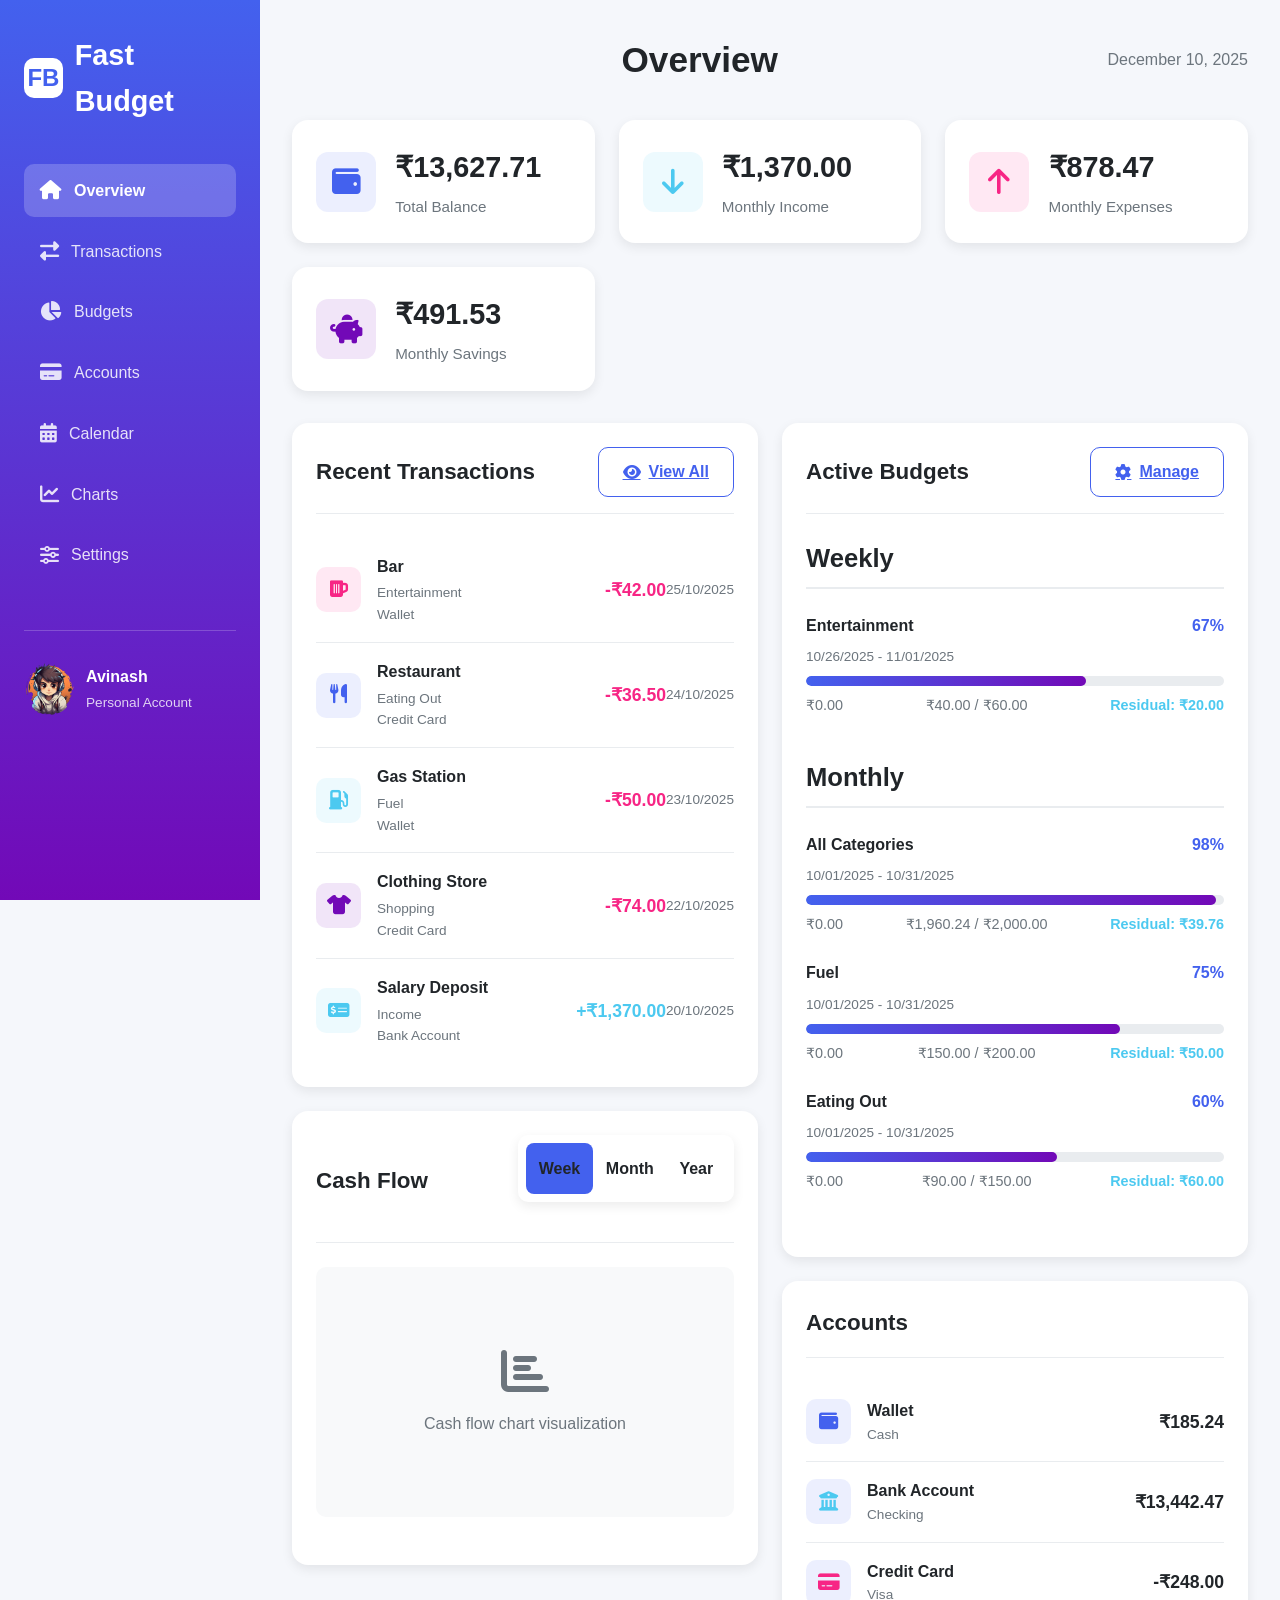
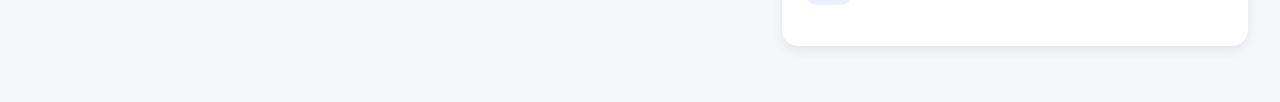
<file: index.html>
<!DOCTYPE html>
<html lang="en">
<head>
    <meta charset="UTF-8">
    <meta name="viewport" content="width=device-width, initial-scale=1.0">
    <title>Fast Budget | Personal Finance Tracker</title>
    <link rel="stylesheet" href="/css/style.css">
    <link rel="stylesheet" href="/css/index.css">
    <link rel="stylesheet" href="https://cdnjs.cloudflare.com/ajax/libs/font-awesome/6.4.0/css/all.min.css">
    <link rel="icon" type="image/x-icon" href="data:image/svg+xml,<svg xmlns=%22http://www.w3.org/2000/svg%22 viewBox=%220 0 100 100%22><text y=%22.9em%22 font-size=%2290%22>💰</text></svg>">
</head>
<body>
    <div class="container">
        <!-- Sidebar Navigation -->
        <aside class="sidebar">
            <div class="logo">
                <div class="logo-icon">FB</div>
                <div class="logo-text">Fast Budget</div>
            </div>
            
            <ul class="nav-menu">
                <li class="nav-item">
                    <a href="index.html" class="nav-link active">
                        <i class="nav-icon fas fa-home"></i>
                        <span>Overview</span>
                    </a>
                </li>
                <li class="nav-item">
                    <a href="/Pages/transactions.html" class="nav-link">
                        <i class="nav-icon fas fa-exchange-alt"></i>
                        <span>Transactions</span>
                    </a>
                </li>
                <li class="nav-item">
                    <a href="/Pages/budgets.html" class="nav-link">
                        <i class="nav-icon fas fa-chart-pie"></i>
                        <span>Budgets</span>
                    </a>
                </li>
                <li class="nav-item">
                    <a href="/Pages/accounts.html" class="nav-link">
                        <i class="nav-icon fas fa-credit-card"></i>
                        <span>Accounts</span>
                    </a>
                </li>
                <li class="nav-item">
                    <a href="/Pages/calendar.html" class="nav-link">
                        <i class="nav-icon fas fa-calendar-alt"></i>
                        <span>Calendar</span>
                    </a>
                </li>
                <li class="nav-item">
                    <a href="/Pages/charts.html" class="nav-link">
                        <i class="nav-icon fas fa-chart-line"></i>
                        <span>Charts</span>
                    </a>
                </li>
                <li class="nav-item">
                    <a href="/Pages/settings.html" class="nav-link">
                        <i class="nav-icon fas fa-sliders-h"></i>
                        <span>Settings</span>
                    </a>
                </li>
            </ul>
            
            <div class="user-profile">
                <div class="user-avatar">
                    <img src="image.png" alt="" style="width: 50px; border-radius: 50%;">
                </div>
                <div class="user-info">
                    <h4>Avinash</h4>
                    <p>Personal Account</p>
                </div>
            </div>
        </aside>
        
        <!-- Main Content -->
        <main class="main-content">
            <div class="header">
                <div class="menu-toggle" id="menuToggle">
                </div>
                <h1>Overview</h1>
                <div class="date-display">December 10, 2025</div>
            </div>
            
            <!-- Summary Cards -->
            <div class="summary-grid">
                <div class="summary-card">
                    <div class="summary-icon balance">
                        <i class="fas fa-wallet"></i>
                    </div>
                    <div class="summary-details">
                        <h3>₹13,627.71</h3>
                        <p>Total Balance</p>
                    </div>
                </div>
                
                <div class="summary-card">
                    <div class="summary-icon income">
                        <i class="fas fa-arrow-down"></i>
                    </div>
                    <div class="summary-details">
                        <h3>₹1,370.00</h3>
                        <p>Monthly Income</p>
                    </div>
                </div>
                
                <div class="summary-card">
                    <div class="summary-icon expenses">
                        <i class="fas fa-arrow-up"></i>
                    </div>
                    <div class="summary-details">
                        <h3>₹878.47</h3>
                        <p>Monthly Expenses</p>
                    </div>
                </div>
                
                <div class="summary-card">
                    <div class="summary-icon savings">
                        <i class="fas fa-piggy-bank"></i>
                    </div>
                    <div class="summary-details">
                        <h3>₹491.53</h3>
                        <p>Monthly Savings</p>
                    </div>
                </div>
            </div>
            
            <div class="content-grid">
                <!-- Left Column -->
                <div class="content-column">
                    <!-- Recent Transactions -->
                    <div class="card">
                        <div class="card-header">
                            <h2 class="card-title">Recent Transactions</h2>
                            <a href="transactions.html" class="btn btn-outline">
                                <i class="btn-icon fas fa-eye"></i>
                                View All
                            </a>
                        </div>
                        
                        <ul class="transaction-list">
                            <li class="transaction-item">
                                <div class="transaction-icon" style="background-color: rgba(247, 37, 133, 0.1); color: #f72585;">
                                    <i class="fas fa-beer"></i>
                                </div>
                                <div class="transaction-details">
                                    <div class="transaction-title">Bar</div>
                                    <div class="transaction-category">Entertainment</div>
                                    <div class="transaction-account">Wallet</div>
                                </div>
                                <div class="transaction-amount expense">-₹42.00</div>
                                <div class="transaction-date">25/10/2025</div>
                            </li>
                            
                            <li class="transaction-item">
                                <div class="transaction-icon" style="background-color: rgba(67, 97, 238, 0.1); color: #4361ee;">
                                    <i class="fas fa-utensils"></i>
                                </div>
                                <div class="transaction-details">
                                    <div class="transaction-title">Restaurant</div>
                                    <div class="transaction-category">Eating Out</div>
                                    <div class="transaction-account">Credit Card</div>
                                </div>
                                <div class="transaction-amount expense">-₹36.50</div>
                                <div class="transaction-date">24/10/2025</div>
                            </li>
                            
                            <li class="transaction-item">
                                <div class="transaction-icon" style="background-color: rgba(76, 201, 240, 0.1); color: #4cc9f0;">
                                    <i class="fas fa-gas-pump"></i>
                                </div>
                                <div class="transaction-details">
                                    <div class="transaction-title">Gas Station</div>
                                    <div class="transaction-category">Fuel</div>
                                    <div class="transaction-account">Wallet</div>
                                </div>
                                <div class="transaction-amount expense">-₹50.00</div>
                                <div class="transaction-date">23/10/2025</div>
                            </li>
                            
                            <li class="transaction-item">
                                <div class="transaction-icon" style="background-color: rgba(114, 9, 183, 0.1); color: #7209b7;">
                                    <i class="fas fa-t-shirt"></i>
                                </div>
                                <div class="transaction-details">
                                    <div class="transaction-title">Clothing Store</div>
                                    <div class="transaction-category">Shopping</div>
                                    <div class="transaction-account">Credit Card</div>
                                </div>
                                <div class="transaction-amount expense">-₹74.00</div>
                                <div class="transaction-date">22/10/2025</div>
                            </li>
                            
                            <li class="transaction-item">
                                <div class="transaction-icon" style="background-color: rgba(76, 201, 240, 0.1); color: #4cc9f0;">
                                    <i class="fas fa-money-check-alt"></i>
                                </div>
                                <div class="transaction-details">
                                    <div class="transaction-title">Salary Deposit</div>
                                    <div class="transaction-category">Income</div>
                                    <div class="transaction-account">Bank Account</div>
                                </div>
                                <div class="transaction-amount income">+₹1,370.00</div>
                                <div class="transaction-date">20/10/2025</div>
                            </li>
                        </ul>
                    </div>
                    
                    <!-- Cash Flow Chart Placeholder -->
                    <div class="card">
                        <div class="card-header">
                            <h2 class="card-title">Cash Flow</h2>
                            <div class="period-tabs">
                                <div class="period-tab active">Week</div>
                                <div class="period-tab">Month</div>
                                <div class="period-tab">Year</div>
                            </div>
                        </div>
                        
                        <div class="chart-container">
                            <div class="chart-placeholder">
                                <i class="fas fa-chart-bar" style="font-size: 3rem; margin-bottom: 1rem;"></i>
                                <p>Cash flow chart visualization</p>
                            </div>
                        </div>
                    </div>
                </div>
                
                <!-- Right Column -->
                <div class="content-column">
                    <!-- Active Budgets -->
                    <div class="card">
                        <div class="card-header">
                            <h2 class="card-title">Active Budgets</h2>
                            <a href="budgets.html" class="btn btn-outline">
                                <i class="btn-icon fas fa-cog"></i>
                                Manage
                            </a>
                        </div>
                        
                        <div class="budget-section">
                            <h3 class="section-title">Weekly</h3>
                            
                            <div class="budget-category">
                                <div class="budget-header">
                                    <span class="budget-name">Entertainment</span>
                                    <span class="budget-percentage">67%</span>
                                </div>
                                <div class="budget-dates">10/26/2025 - 11/01/2025</div>
                                <div class="progress-container">
                                    <div class="progress-bar" style="width: 67%;"></div>
                                </div>
                                <div class="budget-amounts">
                                    <span>₹0.00</span>
                                    <span>₹40.00 / ₹60.00</span>
                                    <span class="residual-amount">Residual: ₹20.00</span>
                                </div>
                            </div>
                        </div>
                        
                        <div class="budget-section">
                            <h3 class="section-title">Monthly</h3>
                            
                            <div class="budget-category">
                                <div class="budget-header">
                                    <span class="budget-name">All Categories</span>
                                    <span class="budget-percentage">98%</span>
                                </div>
                                <div class="budget-dates">10/01/2025 - 10/31/2025</div>
                                <div class="progress-container">
                                    <div class="progress-bar" style="width: 98%;"></div>
                                </div>
                                <div class="budget-amounts">
                                    <span>₹0.00</span>
                                    <span>₹1,960.24 / ₹2,000.00</span>
                                    <span class="residual-amount">Residual: ₹39.76</span>
                                </div>
                            </div>
                            
                            <div class="budget-category">
                                <div class="budget-header">
                                    <span class="budget-name">Fuel</span>
                                    <span class="budget-percentage">75%</span>
                                </div>
                                <div class="budget-dates">10/01/2025 - 10/31/2025</div>
                                <div class="progress-container">
                                    <div class="progress-bar" style="width: 75%;"></div>
                                </div>
                                <div class="budget-amounts">
                                    <span>₹0.00</span>
                                    <span>₹150.00 / ₹200.00</span>
                                    <span class="residual-amount">Residual: ₹50.00</span>
                                </div>
                            </div>
                            
                            <div class="budget-category">
                                <div class="budget-header">
                                    <span class="budget-name">Eating Out</span>
                                    <span class="budget-percentage">60%</span>
                                </div>
                                <div class="budget-dates">10/01/2025 - 10/31/2025</div>
                                <div class="progress-container">
                                    <div class="progress-bar" style="width: 60%;"></div>
                                </div>
                                <div class="budget-amounts">
                                    <span>₹0.00</span>
                                    <span>₹90.00 / ₹150.00</span>
                                    <span class="residual-amount">Residual: ₹60.00</span>
                                </div>
                            </div>
                        </div>
                    </div>
                    
                    <!-- Accounts Summary -->
                    <div class="card">
                        <div class="card-header">
                            <h2 class="card-title">Accounts</h2>
                        </div>
                        
                        <div class="accounts-list">
                            <div class="account-item">
                                <div class="account-info">
                                    <div class="account-icon">
                                        <i class="fas fa-wallet" style="color: #4361ee;"></i>
                                    </div>
                                    <div>
                                        <div class="account-name">Wallet</div>
                                        <div class="account-type">Cash</div>
                                    </div>
                                </div>
                                <div class="account-balance">₹185.24</div>
                            </div>
                            
                            <div class="account-item">
                                <div class="account-info">
                                    <div class="account-icon">
                                        <i class="fas fa-university" style="color: #4cc9f0;"></i>
                                    </div>
                                    <div>
                                        <div class="account-name">Bank Account</div>
                                        <div class="account-type">Checking</div>
                                    </div>
                                </div>
                                <div class="account-balance">₹13,442.47</div>
                            </div>
                            
                            <div class="account-item">
                                <div class="account-info">
                                    <div class="account-icon">
                                        <i class="fas fa-credit-card" style="color: #f72585;"></i>
                                    </div>
                                    <div>
                                        <div class="account-name">Credit Card</div>
                                        <div class="account-type">Visa</div>
                                    </div>
                                </div>
                                <div class="account-balance">-₹248.00</div>
                            </div>
                        </div>
                    </div>
                </div>
            </div>
        </main>
    </div>
    

</body>
</html>
</file>
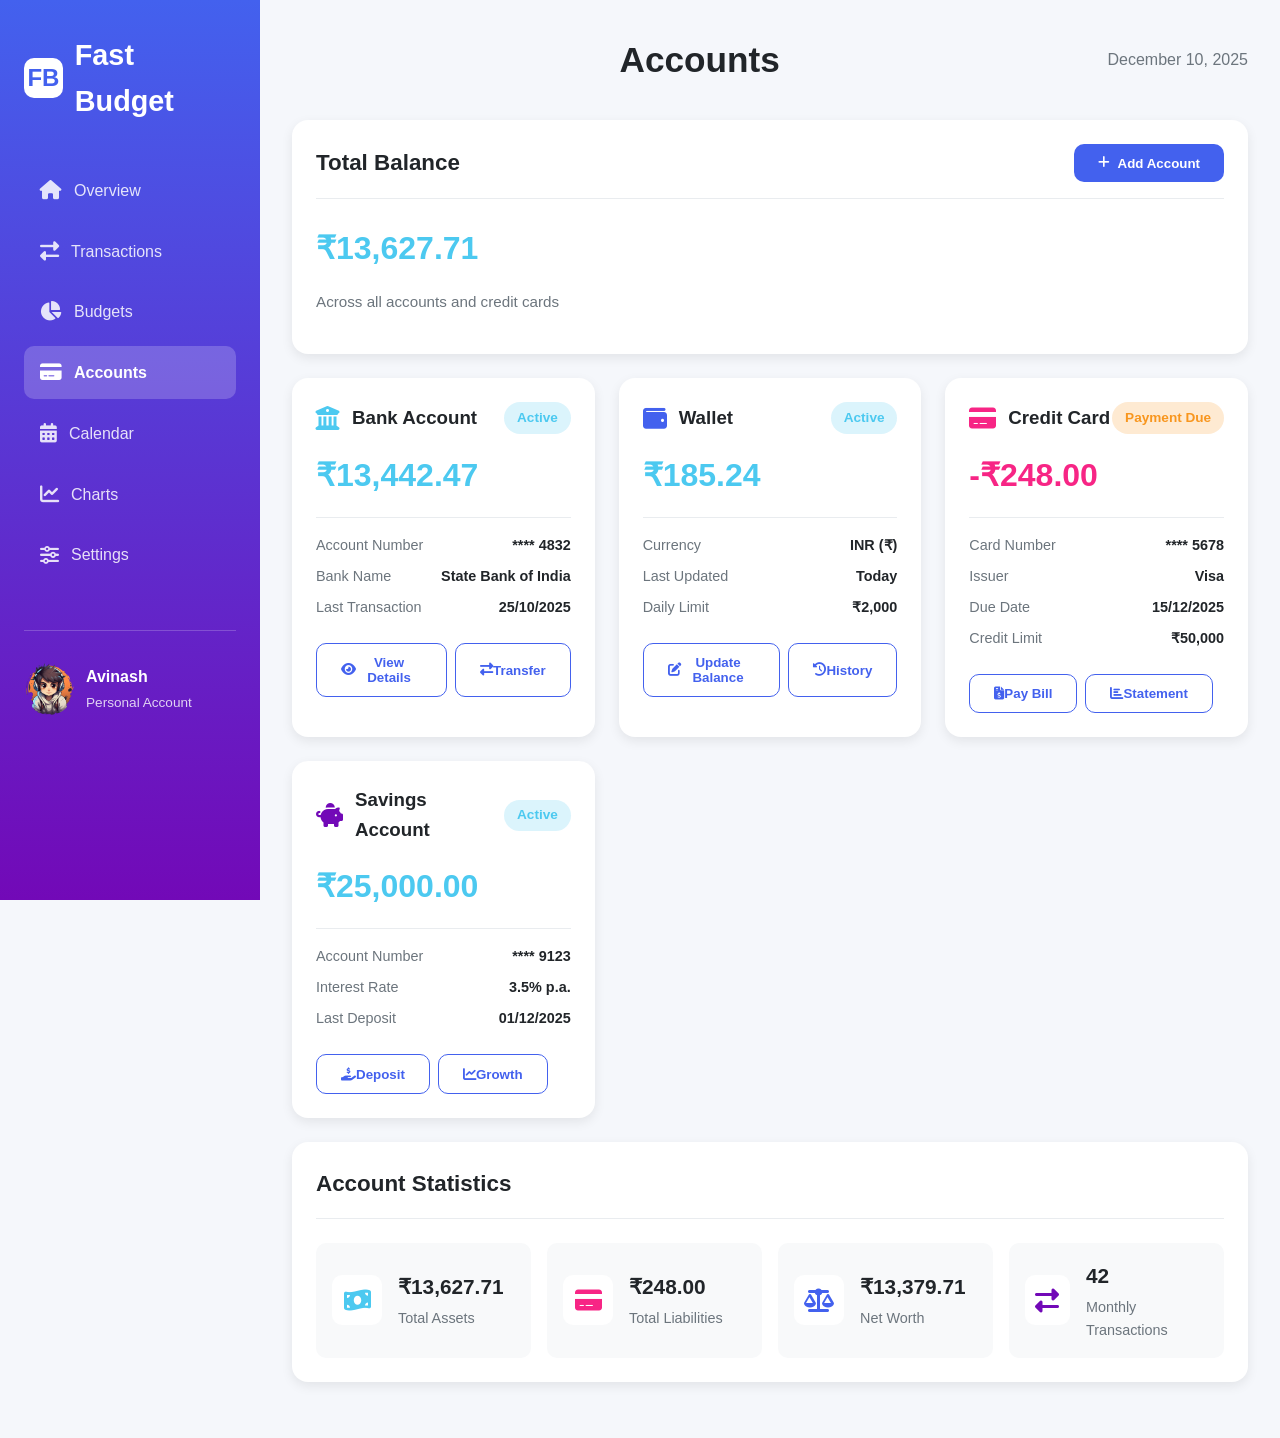
<file: Pages/accounts.html>
<!DOCTYPE html>
<html lang="en">
<head>
    <meta charset="UTF-8">
    <meta name="viewport" content="width=device-width, initial-scale=1.0">
    <title>Accounts | Fast Budget</title>
    <link rel="stylesheet" href="/css/style.css">
    <link rel="stylesheet" href="/css/accounts.css">
    <link rel="stylesheet" href="https://cdnjs.cloudflare.com/ajax/libs/font-awesome/6.4.0/css/all.min.css">
    <link rel="icon" type="image/x-icon" href="data:image/svg+xml,<svg xmlns=%22http://www.w3.org/2000/svg%22 viewBox=%220 0 100 100%22><text y=%22.9em%22 font-size=%2290%22>💰</text></svg>">
</head>
<body>
    <div class="container">
        <!-- Sidebar Navigation -->
        <aside class="sidebar">
            <div class="logo">
                <div class="logo-icon">FB</div>
                <div class="logo-text">Fast Budget</div>
            </div>
            
            <ul class="nav-menu">
                <li class="nav-item">
                    <a href="../index.html" class="nav-link">
                        <i class="nav-icon fas fa-home"></i>
                        <span>Overview</span>
                    </a>
                </li>
                <li class="nav-item">
                    <a href="transactions.html" class="nav-link">
                        <i class="nav-icon fas fa-exchange-alt"></i>
                        <span>Transactions</span>
                    </a>
                </li>
                <li class="nav-item">
                    <a href="budgets.html" class="nav-link">
                        <i class="nav-icon fas fa-chart-pie"></i>
                        <span>Budgets</span>
                    </a>
                </li>
                <li class="nav-item">
                    <a href="accounts.html" class="nav-link active">
                        <i class="nav-icon fas fa-credit-card"></i>
                        <span>Accounts</span>
                    </a>
                </li>
                <li class="nav-item">
                    <a href="calendar.html" class="nav-link">
                        <i class="nav-icon fas fa-calendar-alt"></i>
                        <span>Calendar</span>
                    </a>
                </li>
                <li class="nav-item">
                    <a href="charts.html" class="nav-link">
                        <i class="nav-icon fas fa-chart-line"></i>
                        <span>Charts</span>
                    </a>
                </li>
                <li class="nav-item">
                    <a href="settings.html" class="nav-link">
                        <i class="nav-icon fas fa-sliders-h"></i>
                        <span>Settings</span>
                    </a>
                </li>
            </ul>
            
            <div class="user-profile">
                <div class="user-avatar">
                    <img src="../image.png" alt="User Avatar" style="width: 50px; border-radius: 50%;">
                </div>
                <div class="user-info">
                    <h4>Avinash</h4>
                    <p>Personal Account</p>
                </div>
            </div>
        </aside>
        
        <!-- Main Content -->
        <main class="main-content">
            <div class="header">
                <div class="menu-toggle" id="menuToggle">
                </div>
                <h1>Accounts</h1>
                <div class="date-display">December 10, 2025</div>
            </div>
            
            <!-- Total Balance Summary -->
            <div class="card">
                <div class="card-header">
                    <h2 class="card-title">Total Balance</h2>
                    <button class="btn btn-primary">
                        <i class="fas fa-plus btn-icon"></i>
                        Add Account
                    </button>
                </div>
                
                <div class="account-balance-large account-balance-positive">₹13,627.71</div>
                <div class="card-subtitle">Across all accounts and credit cards</div>
            </div>
            
            <!-- Accounts Grid -->
            <div class="accounts-grid">
                <!-- Bank Account Card -->
                <div class="account-card">
                    <div class="account-card-header">
                        <div class="account-type">
                            <i class="fas fa-university" style="font-size: 1.5rem; color: #4cc9f0;"></i>
                            <h3>Bank Account</h3>
                        </div>
                        <span class="account-status active">Active</span>
                    </div>
                    
                    <div class="account-balance-large account-balance-positive">₹13,442.47</div>
                    
                    <div class="account-details">
                        <div class="account-detail-row">
                            <span class="account-detail-label">Account Number</span>
                            <span class="account-detail-value">**** 4832</span>
                        </div>
                        <div class="account-detail-row">
                            <span class="account-detail-label">Bank Name</span>
                            <span class="account-detail-value">State Bank of India</span>
                        </div>
                        <div class="account-detail-row">
                            <span class="account-detail-label">Last Transaction</span>
                            <span class="account-detail-value">25/10/2025</span>
                        </div>
                    </div>
                    
                    <div class="account-actions">
                        <button class="btn btn-outline btn-sm">
                            <i class="fas fa-eye"></i>
                            View Details
                        </button>
                        <button class="btn btn-outline btn-sm">
                            <i class="fas fa-exchange-alt"></i>
                            Transfer
                        </button>
                    </div>
                </div>
                
                <!-- Wallet Card -->
                <div class="account-card">
                    <div class="account-card-header">
                        <div class="account-type">
                            <i class="fas fa-wallet" style="font-size: 1.5rem; color: #4361ee;"></i>
                            <h3>Wallet</h3>
                        </div>
                        <span class="account-status active">Active</span>
                    </div>
                    
                    <div class="account-balance-large account-balance-positive">₹185.24</div>
                    
                    <div class="account-details">
                        <div class="account-detail-row">
                            <span class="account-detail-label">Currency</span>
                            <span class="account-detail-value">INR (₹)</span>
                        </div>
                        <div class="account-detail-row">
                            <span class="account-detail-label">Last Updated</span>
                            <span class="account-detail-value">Today</span>
                        </div>
                        <div class="account-detail-row">
                            <span class="account-detail-label">Daily Limit</span>
                            <span class="account-detail-value">₹2,000</span>
                        </div>
                    </div>
                    
                    <div class="account-actions">
                        <button class="btn btn-outline btn-sm">
                            <i class="fas fa-edit"></i>
                            Update Balance
                        </button>
                        <button class="btn btn-outline btn-sm">
                            <i class="fas fa-history"></i>
                            History
                        </button>
                    </div>
                </div>
                
                <!-- Credit Card Card -->
                <div class="account-card">
                    <div class="account-card-header">
                        <div class="account-type">
                            <i class="fas fa-credit-card" style="font-size: 1.5rem; color: #f72585;"></i>
                            <h3>Credit Card</h3>
                        </div>
                        <span class="account-status warning">Payment Due</span>
                    </div>
                    
                    <div class="account-balance-large account-balance-negative">-₹248.00</div>
                    
                    <div class="account-details">
                        <div class="account-detail-row">
                            <span class="account-detail-label">Card Number</span>
                            <span class="account-detail-value">**** 5678</span>
                        </div>
                        <div class="account-detail-row">
                            <span class="account-detail-label">Issuer</span>
                            <span class="account-detail-value">Visa</span>
                        </div>
                        <div class="account-detail-row">
                            <span class="account-detail-label">Due Date</span>
                            <span class="account-detail-value">15/12/2025</span>
                        </div>
                        <div class="account-detail-row">
                            <span class="account-detail-label">Credit Limit</span>
                            <span class="account-detail-value">₹50,000</span>
                        </div>
                    </div>
                    
                    <div class="account-actions">
                        <button class="btn btn-outline btn-sm">
                            <i class="fas fa-file-invoice-dollar"></i>
                            Pay Bill
                        </button>
                        <button class="btn btn-outline btn-sm">
                            <i class="fas fa-chart-bar"></i>
                            Statement
                        </button>
                    </div>
                </div>
                
                <!-- Savings Account Card -->
                <div class="account-card">
                    <div class="account-card-header">
                        <div class="account-type">
                            <i class="fas fa-piggy-bank" style="font-size: 1.5rem; color: #7209b7;"></i>
                            <h3>Savings Account</h3>
                        </div>
                        <span class="account-status active">Active</span>
                    </div>
                    
                    <div class="account-balance-large account-balance-positive">₹25,000.00</div>
                    
                    <div class="account-details">
                        <div class="account-detail-row">
                            <span class="account-detail-label">Account Number</span>
                            <span class="account-detail-value">**** 9123</span>
                        </div>
                        <div class="account-detail-row">
                            <span class="account-detail-label">Interest Rate</span>
                            <span class="account-detail-value">3.5% p.a.</span>
                        </div>
                        <div class="account-detail-row">
                            <span class="account-detail-label">Last Deposit</span>
                            <span class="account-detail-value">01/12/2025</span>
                        </div>
                    </div>
                    
                    <div class="account-actions">
                        <button class="btn btn-outline btn-sm">
                            <i class="fas fa-hand-holding-usd"></i>
                            Deposit
                        </button>
                        <button class="btn btn-outline btn-sm">
                            <i class="fas fa-chart-line"></i>
                            Growth
                        </button>
                    </div>
                </div>
            </div>
            
            <!-- Account Statistics -->
            <div class="card">
                <div class="card-header">
                    <h2 class="card-title">Account Statistics</h2>
                </div>
                
                <div class="stats-grid">
                    <div class="stat-card">
                        <div class="stat-icon">
                            <i class="fas fa-money-bill-wave" style="color: #4cc9f0;"></i>
                        </div>
                        <div class="stat-details">
                            <div class="stat-value">₹13,627.71</div>
                            <div class="stat-label">Total Assets</div>
                        </div>
                    </div>
                    
                    <div class="stat-card">
                        <div class="stat-icon">
                            <i class="fas fa-credit-card" style="color: #f72585;"></i>
                        </div>
                        <div class="stat-details">
                            <div class="stat-value">₹248.00</div>
                            <div class="stat-label">Total Liabilities</div>
                        </div>
                    </div>
                    
                    <div class="stat-card">
                        <div class="stat-icon">
                            <i class="fas fa-balance-scale" style="color: #4361ee;"></i>
                        </div>
                        <div class="stat-details">
                            <div class="stat-value">₹13,379.71</div>
                            <div class="stat-label">Net Worth</div>
                        </div>
                    </div>
                    
                    <div class="stat-card">
                        <div class="stat-icon">
                            <i class="fas fa-exchange-alt" style="color: #7209b7;"></i>
                        </div>
                        <div class="stat-details">
                            <div class="stat-value">42</div>
                            <div class="stat-label">Monthly Transactions</div>
                        </div>
                    </div>
                </div>
            </div>
        </main>
    </div>

</body>
</html>
</file>
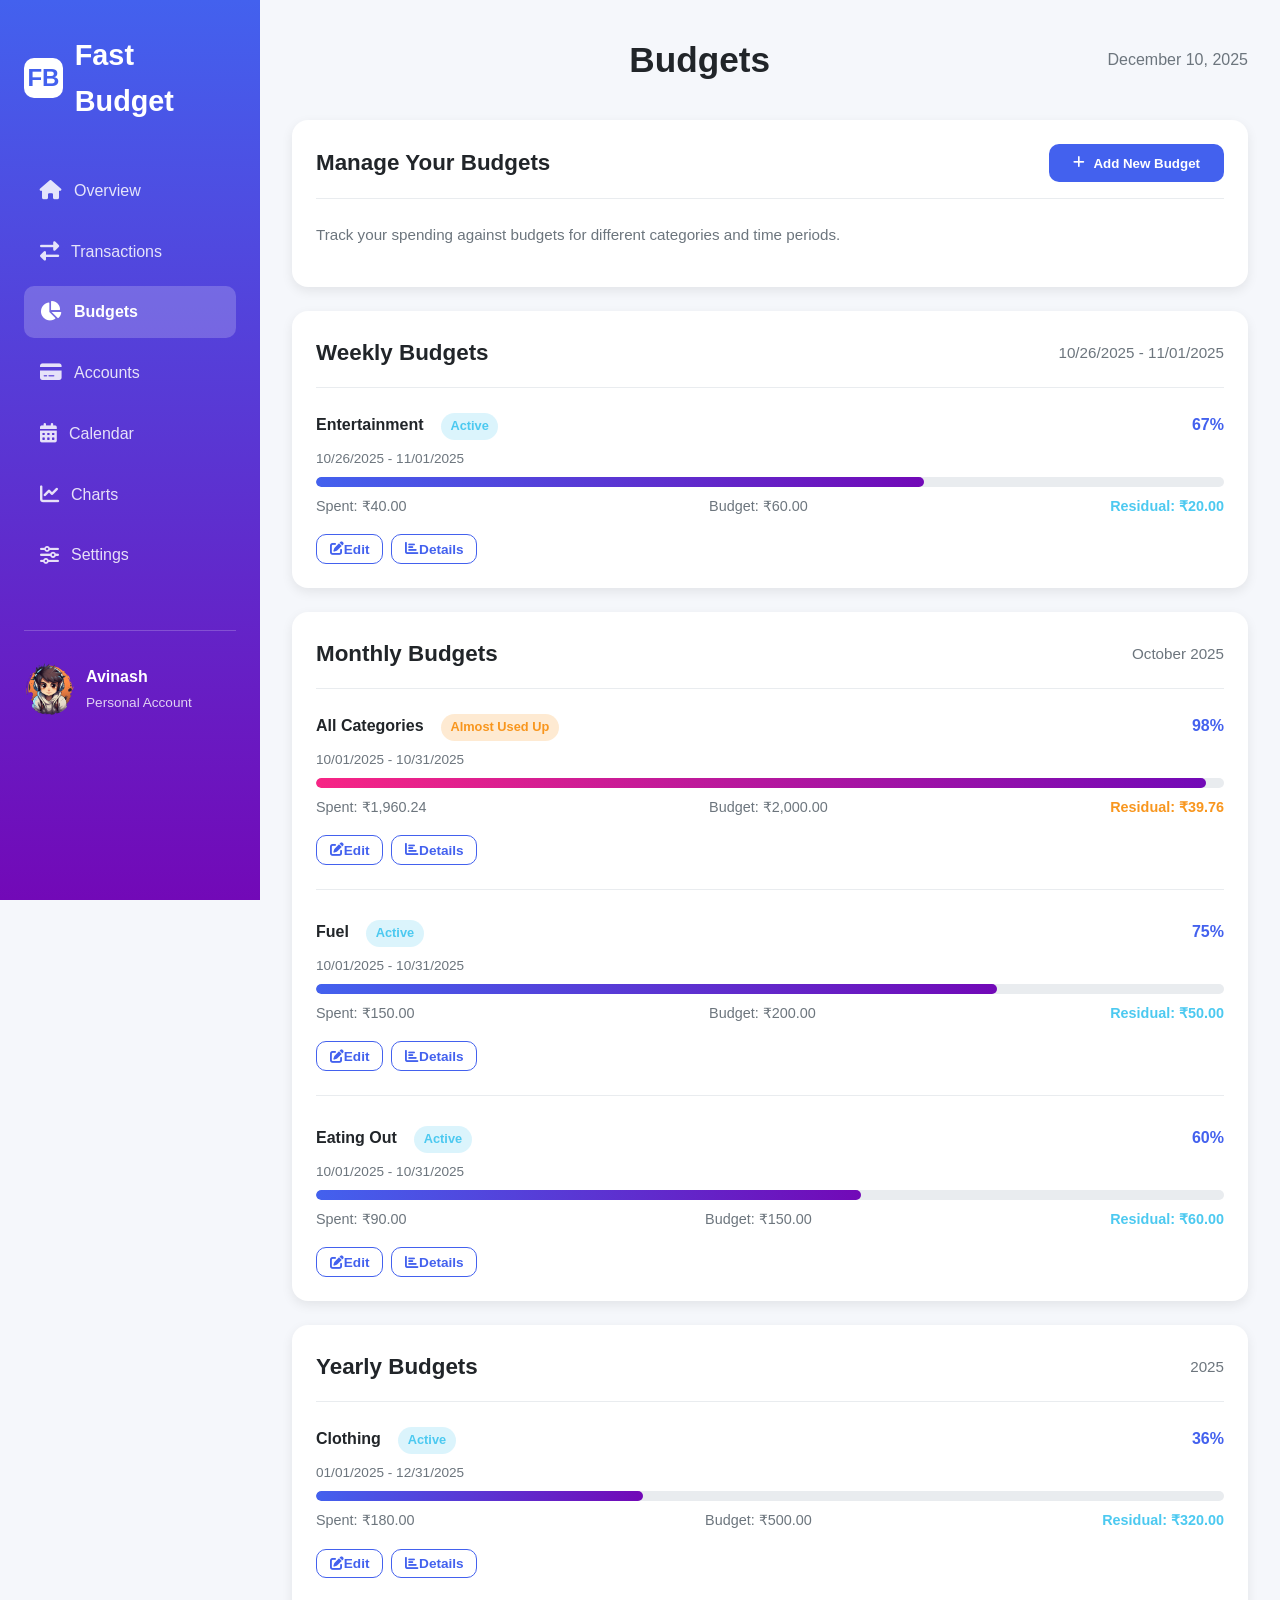
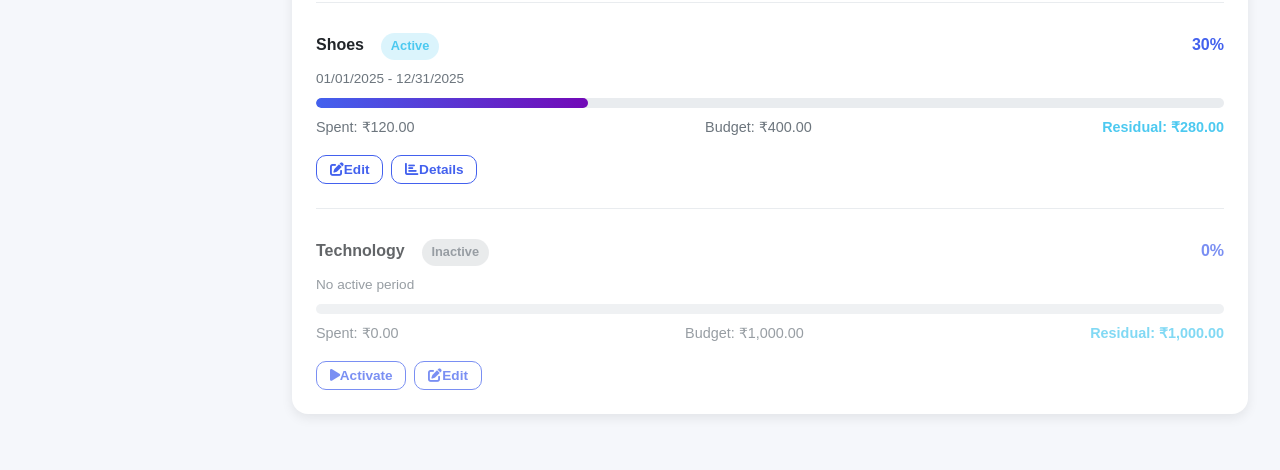
<file: Pages/budgets.html>
<!DOCTYPE html>
<html lang="en">
<head>
    <meta charset="UTF-8">
    <meta name="viewport" content="width=device-width, initial-scale=1.0">
    <title>Budgets | Fast Budget</title>
    <link rel="stylesheet" href="/css/style.css">
    <link rel="stylesheet" href="/css/budgets.css">
    <link rel="stylesheet" href="https://cdnjs.cloudflare.com/ajax/libs/font-awesome/6.4.0/css/all.min.css">
    <link rel="icon" type="image/x-icon" href="data:image/svg+xml,<svg xmlns=%22http://www.w3.org/2000/svg%22 viewBox=%220 0 100 100%22><text y=%22.9em%22 font-size=%2290%22>💰</text></svg>">
</head>
<body>
    <div class="container">
        <!-- Sidebar Navigation -->
        <aside class="sidebar">
            <div class="logo">
                <div class="logo-icon">FB</div>
                <div class="logo-text">Fast Budget</div>
            </div>
            
            <ul class="nav-menu">
                <li class="nav-item">
                    <a href="../index.html" class="nav-link">
                        <i class="nav-icon fas fa-home"></i>
                        <span>Overview</span>
                    </a>
                </li>
                <li class="nav-item">
                    <a href="transactions.html" class="nav-link">
                        <i class="nav-icon fas fa-exchange-alt"></i>
                        <span>Transactions</span>
                    </a>
                </li>
                <li class="nav-item">
                    <a href="budgets.html" class="nav-link active">
                        <i class="nav-icon fas fa-chart-pie"></i>
                        <span>Budgets</span>
                    </a>
                </li>
                <li class="nav-item">
                    <a href="accounts.html" class="nav-link">
                        <i class="nav-icon fas fa-credit-card"></i>
                        <span>Accounts</span>
                    </a>
                </li>
                <li class="nav-item">
                    <a href="calendar.html" class="nav-link">
                        <i class="nav-icon fas fa-calendar-alt"></i>
                        <span>Calendar</span>
                    </a>
                </li>
                <li class="nav-item">
                    <a href="charts.html" class="nav-link">
                        <i class="nav-icon fas fa-chart-line"></i>
                        <span>Charts</span>
                    </a>
                </li>
                <li class="nav-item">
                    <a href="settings.html" class="nav-link">
                        <i class="nav-icon fas fa-sliders-h"></i>
                        <span>Settings</span>
                    </a>
                </li>
            </ul>
            
            <div class="user-profile">
                <div class="user-avatar">
                    <img src="../image.png" alt="" style="width: 50px; border-radius: 50%;">
                </div>
                <div class="user-info">
                    <h4>Avinash</h4>
                    <p>Personal Account</p>
                </div>
            </div>
        </aside>
        
        <!-- Main Content -->
        <main class="main-content">
            <div class="header">
                <div class="menu-toggle" id="menuToggle">
                </div>
                <h1>Budgets</h1>
                <div class="date-display">December 10, 2025</div>
            </div>
            
            <!-- Budget Actions -->
            <div class="card">
                <div class="card-header">
                    <h2 class="card-title">Manage Your Budgets</h2>
                    <button class="btn btn-primary">
                        <i class="btn-icon fas fa-plus"></i>
                        Add New Budget
                    </button>
                </div>
                
                <div class="card-subtitle">
                    Track your spending against budgets for different categories and time periods.
                </div>
            </div>
            
            <!-- Weekly Budgets -->
            <div class="card">
                <div class="card-header">
                    <h2 class="card-title">Weekly Budgets</h2>
                    <div class="budget-period">10/26/2025 - 11/01/2025</div>
                </div>
                
                <div class="budget-category">
                    <div class="budget-header">
                        <div>
                            <span class="budget-name">Entertainment</span>
                            <span class="budget-status active">Active</span>
                        </div>
                        <span class="budget-percentage">67%</span>
                    </div>
                    <div class="budget-dates">10/26/2025 - 11/01/2025</div>
                    <div class="progress-container">
                        <div class="progress-bar" style="width: 67%;"></div>
                    </div>
                    <div class="budget-amounts">
                        <span>Spent: ₹40.00</span>
                        <span>Budget: ₹60.00</span>
                        <span class="residual-amount">Residual: ₹20.00</span>
                    </div>
                    <div class="budget-actions">
                        <button class="btn btn-outline btn-sm">
                            <i class="fas fa-edit"></i>
                            Edit
                        </button>
                        <button class="btn btn-outline btn-sm">
                            <i class="fas fa-chart-bar"></i>
                            Details
                        </button>
                    </div>
                </div>
            </div>
            
            <!-- Monthly Budgets -->
            <div class="card">
                <div class="card-header">
                    <h2 class="card-title">Monthly Budgets</h2>
                    <div class="budget-period">October 2025</div>
                </div>
                
                <div class="budget-category">
                    <div class="budget-header">
                        <div>
                            <span class="budget-name">All Categories</span>
                            <span class="budget-status warning">Almost Used Up</span>
                        </div>
                        <span class="budget-percentage">98%</span>
                    </div>
                    <div class="budget-dates">10/01/2025 - 10/31/2025</div>
                    <div class="progress-container">
                        <div class="progress-bar" style="width: 98%; background: linear-gradient(90deg, #f72585, #7209b7);"></div>
                    </div>
                    <div class="budget-amounts">
                        <span>Spent: ₹1,960.24</span>
                        <span>Budget: ₹2,000.00</span>
                        <span class="residual-amount warning">Residual: ₹39.76</span>
                    </div>
                    <div class="budget-actions">
                        <button class="btn btn-outline btn-sm">
                            <i class="fas fa-edit"></i>
                            Edit
                        </button>
                        <button class="btn btn-outline btn-sm">
                            <i class="fas fa-chart-bar"></i>
                            Details
                        </button>
                    </div>
                </div>
                
                <div class="budget-category">
                    <div class="budget-header">
                        <div>
                            <span class="budget-name">Fuel</span>
                            <span class="budget-status active">Active</span>
                        </div>
                        <span class="budget-percentage">75%</span>
                    </div>
                    <div class="budget-dates">10/01/2025 - 10/31/2025</div>
                    <div class="progress-container">
                        <div class="progress-bar" style="width: 75%;"></div>
                    </div>
                    <div class="budget-amounts">
                        <span>Spent: ₹150.00</span>
                        <span>Budget: ₹200.00</span>
                        <span class="residual-amount">Residual: ₹50.00</span>
                    </div>
                    <div class="budget-actions">
                        <button class="btn btn-outline btn-sm">
                            <i class="fas fa-edit"></i>
                            Edit
                        </button>
                        <button class="btn btn-outline btn-sm">
                            <i class="fas fa-chart-bar"></i>
                            Details
                        </button>
                    </div>
                </div>
                
                <div class="budget-category">
                    <div class="budget-header">
                        <div>
                            <span class="budget-name">Eating Out</span>
                            <span class="budget-status active">Active</span>
                        </div>
                        <span class="budget-percentage">60%</span>
                    </div>
                    <div class="budget-dates">10/01/2025 - 10/31/2025</div>
                    <div class="progress-container">
                        <div class="progress-bar" style="width: 60%;"></div>
                    </div>
                    <div class="budget-amounts">
                        <span>Spent: ₹90.00</span>
                        <span>Budget: ₹150.00</span>
                        <span class="residual-amount">Residual: ₹60.00</span>
                    </div>
                    <div class="budget-actions">
                        <button class="btn btn-outline btn-sm">
                            <i class="fas fa-edit"></i>
                            Edit
                        </button>
                        <button class="btn btn-outline btn-sm">
                            <i class="fas fa-chart-bar"></i>
                            Details
                        </button>
                    </div>
                </div>
            </div>
            
            <!-- Yearly Budgets -->
            <div class="card">
                <div class="card-header">
                    <h2 class="card-title">Yearly Budgets</h2>
                    <div class="budget-period">2025</div>
                </div>
                
                <div class="budget-category">
                    <div class="budget-header">
                        <div>
                            <span class="budget-name">Clothing</span>
                            <span class="budget-status active">Active</span>
                        </div>
                        <span class="budget-percentage">36%</span>
                    </div>
                    <div class="budget-dates">01/01/2025 - 12/31/2025</div>
                    <div class="progress-container">
                        <div class="progress-bar" style="width: 36%;"></div>
                    </div>
                    <div class="budget-amounts">
                        <span>Spent: ₹180.00</span>
                        <span>Budget: ₹500.00</span>
                        <span class="residual-amount">Residual: ₹320.00</span>
                    </div>
                    <div class="budget-actions">
                        <button class="btn btn-outline btn-sm">
                            <i class="fas fa-edit"></i>
                            Edit
                        </button>
                        <button class="btn btn-outline btn-sm">
                            <i class="fas fa-chart-bar"></i>
                            Details
                        </button>
                    </div>
                </div>
                
                <div class="budget-category">
                    <div class="budget-header">
                        <div>
                            <span class="budget-name">Shoes</span>
                            <span class="budget-status active">Active</span>
                        </div>
                        <span class="budget-percentage">30%</span>
                    </div>
                    <div class="budget-dates">01/01/2025 - 12/31/2025</div>
                    <div class="progress-container">
                        <div class="progress-bar" style="width: 30%;"></div>
                    </div>
                    <div class="budget-amounts">
                        <span>Spent: ₹120.00</span>
                        <span>Budget: ₹400.00</span>
                        <span class="residual-amount">Residual: ₹280.00</span>
                    </div>
                    <div class="budget-actions">
                        <button class="btn btn-outline btn-sm">
                            <i class="fas fa-edit"></i>
                            Edit
                        </button>
                        <button class="btn btn-outline btn-sm">
                            <i class="fas fa-chart-bar"></i>
                            Details
                        </button>
                    </div>
                </div>
                
                <!-- Inactive Budget Example -->
                <div class="budget-category inactive">
                    <div class="budget-header">
                        <div>
                            <span class="budget-name">Technology</span>
                            <span class="budget-status inactive">Inactive</span>
                        </div>
                        <span class="budget-percentage">0%</span>
                    </div>
                    <div class="budget-dates">No active period</div>
                    <div class="progress-container">
                        <div class="progress-bar" style="width: 0%;"></div>
                    </div>
                    <div class="budget-amounts">
                        <span>Spent: ₹0.00</span>
                        <span>Budget: ₹1,000.00</span>
                        <span class="residual-amount">Residual: ₹1,000.00</span>
                    </div>
                    <div class="budget-actions">
                        <button class="btn btn-outline btn-sm">
                            <i class="fas fa-play"></i>
                            Activate
                        </button>
                        <button class="btn btn-outline btn-sm">
                            <i class="fas fa-edit"></i>
                            Edit
                        </button>
                    </div>
                </div>
            </div>
        </main>
    </div>
</body>
</html>
</file>
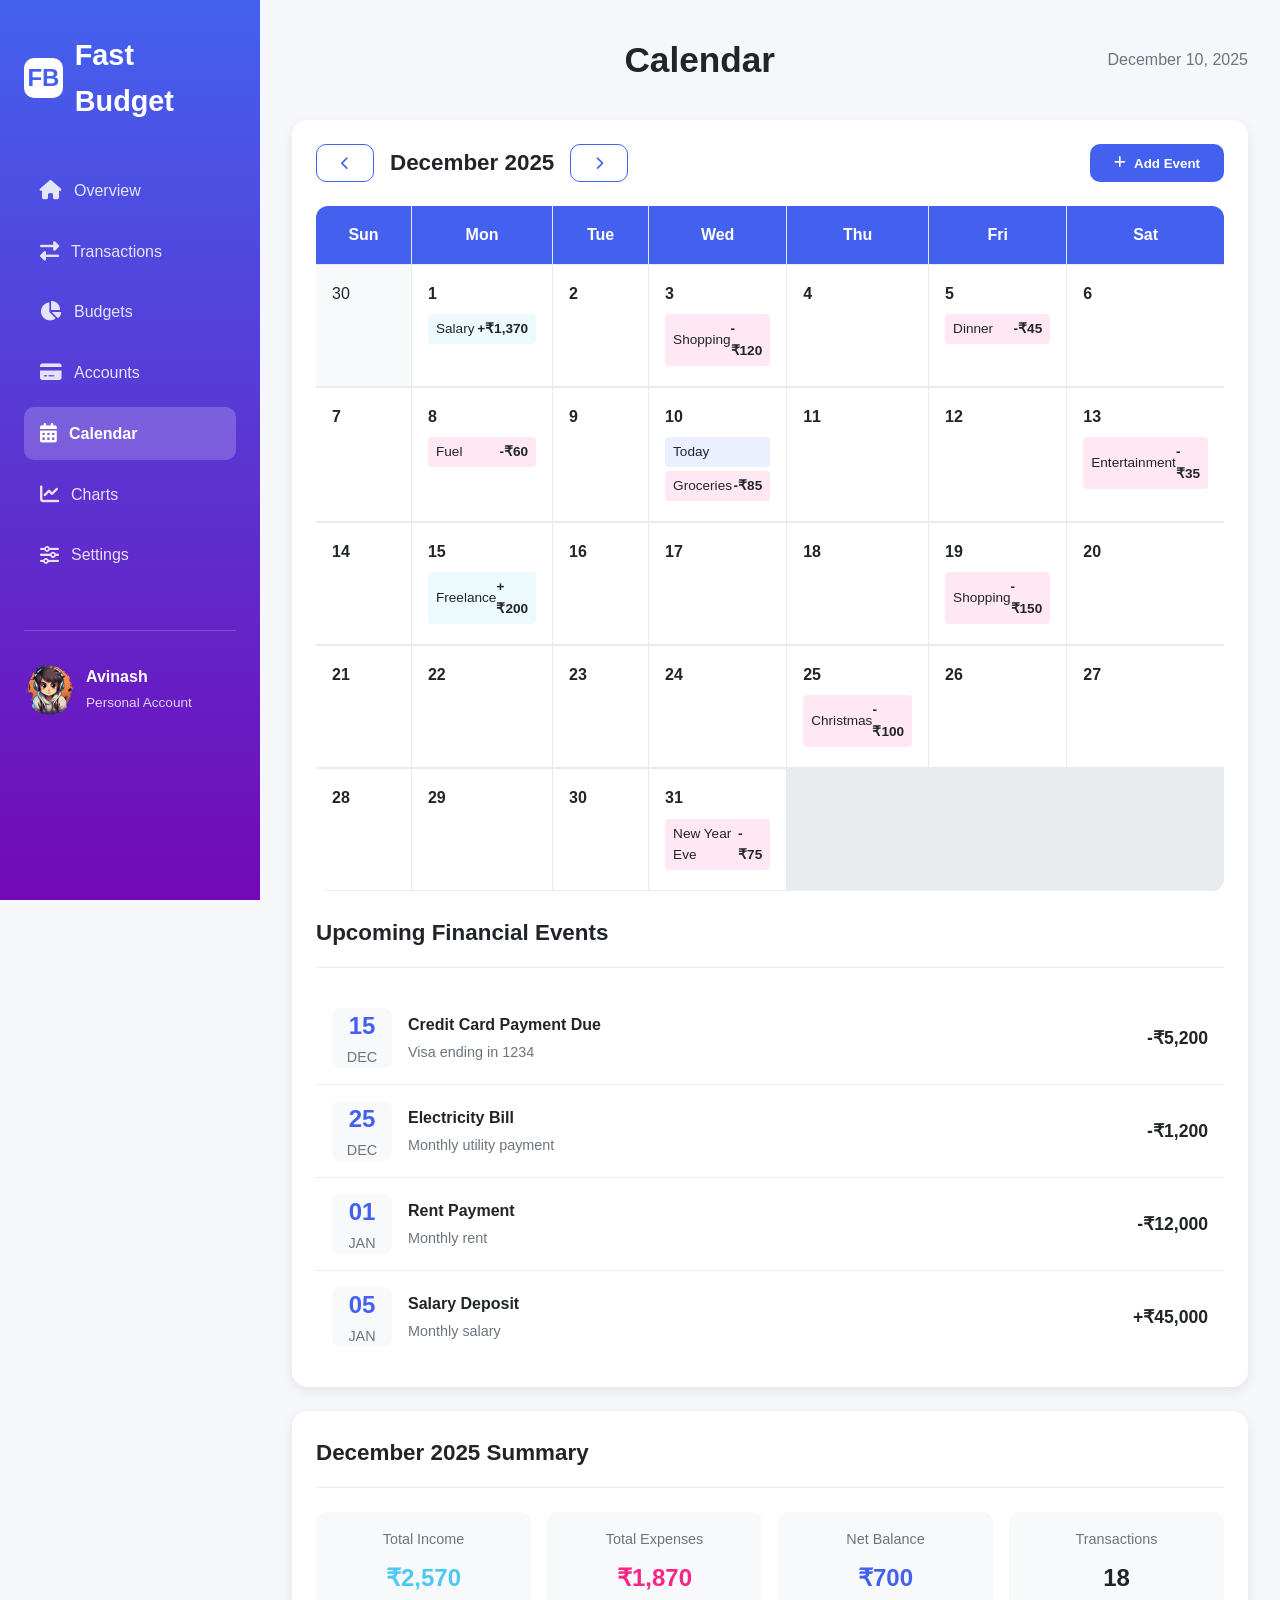
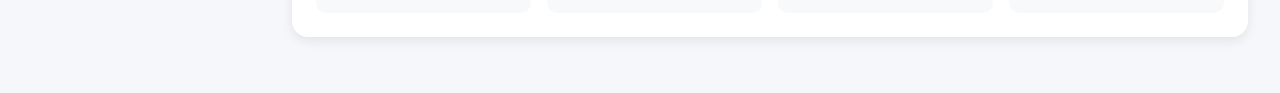
<file: Pages/calendar.html>
<!DOCTYPE html>
<html lang="en">
<head>
    <meta charset="UTF-8">
    <meta name="viewport" content="width=device-width, initial-scale=1.0">
    <title>Calendar | Fast Budget</title>
    <link rel="stylesheet" href="/css/style.css">
    <link rel="stylesheet" href="/css/calender.css">
    <link rel="stylesheet" href="https://cdnjs.cloudflare.com/ajax/libs/font-awesome/6.4.0/css/all.min.css">
    <link rel="icon" type="image/x-icon" href="data:image/svg+xml,<svg xmlns=%22http://www.w3.org/2000/svg%22 viewBox=%220 0 100 100%22><text y=%22.9em%22 font-size=%2290%22>💰</text></svg>">
</head>
<body>
    <div class="container">
        <!-- Sidebar Navigation -->
        <aside class="sidebar">
            <div class="logo">
                <div class="logo-icon">FB</div>
                <div class="logo-text">Fast Budget</div>
            </div>
            
            <ul class="nav-menu">
                <li class="nav-item">
                    <a href="../index.html" class="nav-link">
                        <i class="nav-icon fas fa-home"></i>
                        <span>Overview</span>
                    </a>
                </li>
                <li class="nav-item">
                    <a href="transactions.html" class="nav-link">
                        <i class="nav-icon fas fa-exchange-alt"></i>
                        <span>Transactions</span>
                    </a>
                </li>
                <li class="nav-item">
                    <a href="budgets.html" class="nav-link">
                        <i class="nav-icon fas fa-chart-pie"></i>
                        <span>Budgets</span>
                    </a>
                </li>
                <li class="nav-item">
                    <a href="accounts.html" class="nav-link">
                        <i class="nav-icon fas fa-credit-card"></i>
                        <span>Accounts</span>
                    </a>
                </li>
                <li class="nav-item">
                    <a href="calendar.html" class="nav-link active">
                        <i class="nav-icon fas fa-calendar-alt"></i>
                        <span>Calendar</span>
                    </a>
                </li>
                <li class="nav-item">
                    <a href="charts.html" class="nav-link">
                        <i class="nav-icon fas fa-chart-line"></i>
                        <span>Charts</span>
                    </a>
                </li>
                <li class="nav-item">
                    <a href="settings.html" class="nav-link">
                        <i class="nav-icon fas fa-sliders-h"></i>
                        <span>Settings</span>
                    </a>
                </li>
            </ul>
            
            <div class="user-profile">
                <div class="user-avatar">
                    <img src="../image.png" alt="User Avatar" style="width: 50px; border-radius: 50%;">
                </div>
                <div class="user-info">
                    <h4>Avinash</h4>
                    <p>Personal Account</p>
                </div>
            </div>
        </aside>
        
        <!-- Main Content -->
        <main class="main-content">
            <div class="header">
                <div class="menu-toggle" id="menuToggle">
                </div>
                <h1>Calendar</h1>
                <div class="date-display">December 10, 2025</div>
            </div>
            
            <!-- Calendar Navigation -->
            <div class="card">
                <div class="calendar-header">
                    <div class="calendar-nav">
                        <button class="btn btn-outline">
                            <i class="fas fa-chevron-left"></i>
                        </button>
                        <h2 class="calendar-month-year">December 2025</h2>
                        <button class="btn btn-outline">
                            <i class="fas fa-chevron-right"></i>
                        </button>
                    </div>
                    <div>
                        <button class="btn btn-primary">
                            <i class="fas fa-plus btn-icon"></i>
                            Add Event
                        </button>
                    </div>
                </div>
                
                <!-- Calendar Grid -->
                <div class="calendar-grid">
                    <!-- Day Headers -->
                    <div class="calendar-day-header">Sun</div>
                    <div class="calendar-day-header">Mon</div>
                    <div class="calendar-day-header">Tue</div>
                    <div class="calendar-day-header">Wed</div>
                    <div class="calendar-day-header">Thu</div>
                    <div class="calendar-day-header">Fri</div>
                    <div class="calendar-day-header">Sat</div>
                    
                    <!-- Empty days (November) -->
                    <div class="calendar-day empty">30</div>
                    
                    <!-- December Days -->
                    <div class="calendar-day">
                        <div class="calendar-day-number">1</div>
                        <div class="calendar-event income">
                            <div class="calendar-event-details">
                                <span>Salary</span>
                                <span class="calendar-event-amount">+₹1,370</span>
                            </div>
                        </div>
                    </div>
                    
                    <div class="calendar-day">
                        <div class="calendar-day-number">2</div>
                    </div>
                    
                    <div class="calendar-day">
                        <div class="calendar-day-number">3</div>
                        <div class="calendar-event expense">
                            <div class="calendar-event-details">
                                <span>Shopping</span>
                                <span class="calendar-event-amount">-₹120</span>
                            </div>
                        </div>
                    </div>
                    
                    <div class="calendar-day">
                        <div class="calendar-day-number">4</div>
                    </div>
                    
                    <div class="calendar-day">
                        <div class="calendar-day-number">5</div>
                        <div class="calendar-event expense">
                            <div class="calendar-event-details">
                                <span>Dinner</span>
                                <span class="calendar-event-amount">-₹45</span>
                            </div>
                        </div>
                    </div>
                    
                    <div class="calendar-day">
                        <div class="calendar-day-number">6</div>
                    </div>
                    
                    <div class="calendar-day">
                        <div class="calendar-day-number">7</div>
                    </div>
                    
                    <div class="calendar-day">
                        <div class="calendar-day-number">8</div>
                        <div class="calendar-event expense">
                            <div class="calendar-event-details">
                                <span>Fuel</span>
                                <span class="calendar-event-amount">-₹60</span>
                            </div>
                        </div>
                    </div>
                    
                    <div class="calendar-day">
                        <div class="calendar-day-number">9</div>
                    </div>
                    
                    <div class="calendar-day">
                        <div class="calendar-day-number">10</div>
                        <div class="calendar-event important">Today</div>
                        <div class="calendar-event expense">
                            <div class="calendar-event-details">
                                <span>Groceries</span>
                                <span class="calendar-event-amount">-₹85</span>
                            </div>
                        </div>
                    </div>
                    
                    <div class="calendar-day">
                        <div class="calendar-day-number">11</div>
                    </div>
                    
                    <div class="calendar-day">
                        <div class="calendar-day-number">12</div>
                    </div>
                    
                    <div class="calendar-day">
                        <div class="calendar-day-number">13</div>
                        <div class="calendar-event expense">
                            <div class="calendar-event-details">
                                <span>Entertainment</span>
                                <span class="calendar-event-amount">-₹35</span>
                            </div>
                        </div>
                    </div>
                    
                    <div class="calendar-day">
                        <div class="calendar-day-number">14</div>
                    </div>
                    
                    <div class="calendar-day">
                        <div class="calendar-day-number">15</div>
                        <div class="calendar-event income">
                            <div class="calendar-event-details">
                                <span>Freelance</span>
                                <span class="calendar-event-amount">+₹200</span>
                            </div>
                        </div>
                    </div>
                    
                    <div class="calendar-day">
                        <div class="calendar-day-number">16</div>
                    </div>
                    
                    <div class="calendar-day">
                        <div class="calendar-day-number">17</div>
                    </div>
                    
                    <div class="calendar-day">
                        <div class="calendar-day-number">18</div>
                    </div>
                    
                    <div class="calendar-day">
                        <div class="calendar-day-number">19</div>
                        <div class="calendar-event expense">
                            <div class="calendar-event-details">
                                <span>Shopping</span>
                                <span class="calendar-event-amount">-₹150</span>
                            </div>
                        </div>
                    </div>
                    
                    <div class="calendar-day">
                        <div class="calendar-day-number">20</div>
                    </div>
                    
                    <div class="calendar-day">
                        <div class="calendar-day-number">21</div>
                    </div>
                    
                    <div class="calendar-day">
                        <div class="calendar-day-number">22</div>
                    </div>
                    
                    <div class="calendar-day">
                        <div class="calendar-day-number">23</div>
                    </div>
                    
                    <div class="calendar-day">
                        <div class="calendar-day-number">24</div>
                    </div>
                    
                    <div class="calendar-day">
                        <div class="calendar-day-number">25</div>
                        <div class="calendar-event expense">
                            <div class="calendar-event-details">
                                <span>Christmas</span>
                                <span class="calendar-event-amount">-₹100</span>
                            </div>
                        </div>
                    </div>
                    
                    <div class="calendar-day">
                        <div class="calendar-day-number">26</div>
                    </div>
                    
                    <div class="calendar-day">
                        <div class="calendar-day-number">27</div>
                    </div>
                    
                    <div class="calendar-day">
                        <div class="calendar-day-number">28</div>
                    </div>
                    
                    <div class="calendar-day">
                        <div class="calendar-day-number">29</div>
                    </div>
                    
                    <div class="calendar-day">
                        <div class="calendar-day-number">30</div>
                    </div>
                    
                    <div class="calendar-day">
                        <div class="calendar-day-number">31</div>
                        <div class="calendar-event expense">
                            <div class="calendar-event-details">
                                <span>New Year Eve</span>
                                <span class="calendar-event-amount">-₹75</span>
                            </div>
                        </div>
                    </div>
                </div>
                
                <!-- Upcoming Events -->
                <div class="card-header">
                    <h2 class="card-title">Upcoming Financial Events</h2>
                </div>
                
                <div class="upcoming-events">
                    <div class="event-item">
                        <div class="event-date">
                            <div class="event-day">15</div>
                            <div class="event-month">Dec</div>
                        </div>
                        <div class="event-details">
                            <div class="event-title">Credit Card Payment Due</div>
                            <div class="event-description">Visa ending in 1234</div>
                        </div>
                        <div class="event-amount">-₹5,200</div>
                    </div>
                    
                    <div class="event-item">
                        <div class="event-date">
                            <div class="event-day">25</div>
                            <div class="event-month">Dec</div>
                        </div>
                        <div class="event-details">
                            <div class="event-title">Electricity Bill</div>
                            <div class="event-description">Monthly utility payment</div>
                        </div>
                        <div class="event-amount">-₹1,200</div>
                    </div>
                    
                    <div class="event-item">
                        <div class="event-date">
                            <div class="event-day">01</div>
                            <div class="event-month">Jan</div>
                        </div>
                        <div class="event-details">
                            <div class="event-title">Rent Payment</div>
                            <div class="event-description">Monthly rent</div>
                        </div>
                        <div class="event-amount">-₹12,000</div>
                    </div>
                    
                    <div class="event-item">
                        <div class="event-date">
                            <div class="event-day">05</div>
                            <div class="event-month">Jan</div>
                        </div>
                        <div class="event-details">
                            <div class="event-title">Salary Deposit</div>
                            <div class="event-description">Monthly salary</div>
                        </div>
                        <div class="event-amount">+₹45,000</div>
                    </div>
                </div>
            </div>
            
            <!-- Monthly Summary -->
            <div class="card">
                <div class="card-header">
                    <h2 class="card-title">December 2025 Summary</h2>
                </div>
                
                <div class="summary-stats">
                    <div class="stat-item">
                        <div class="stat-label">Total Income</div>
                        <div class="stat-value income">₹2,570</div>
                    </div>
                    <div class="stat-item">
                        <div class="stat-label">Total Expenses</div>
                        <div class="stat-value expense">₹1,870</div>
                    </div>
                    <div class="stat-item">
                        <div class="stat-label">Net Balance</div>
                        <div class="stat-value positive">₹700</div>
                    </div>
                    <div class="stat-item">
                        <div class="stat-label">Transactions</div>
                        <div class="stat-value">18</div>
                    </div>
                </div>
            </div>
        </main>
    </div>
    
</body>
</html>
</file>
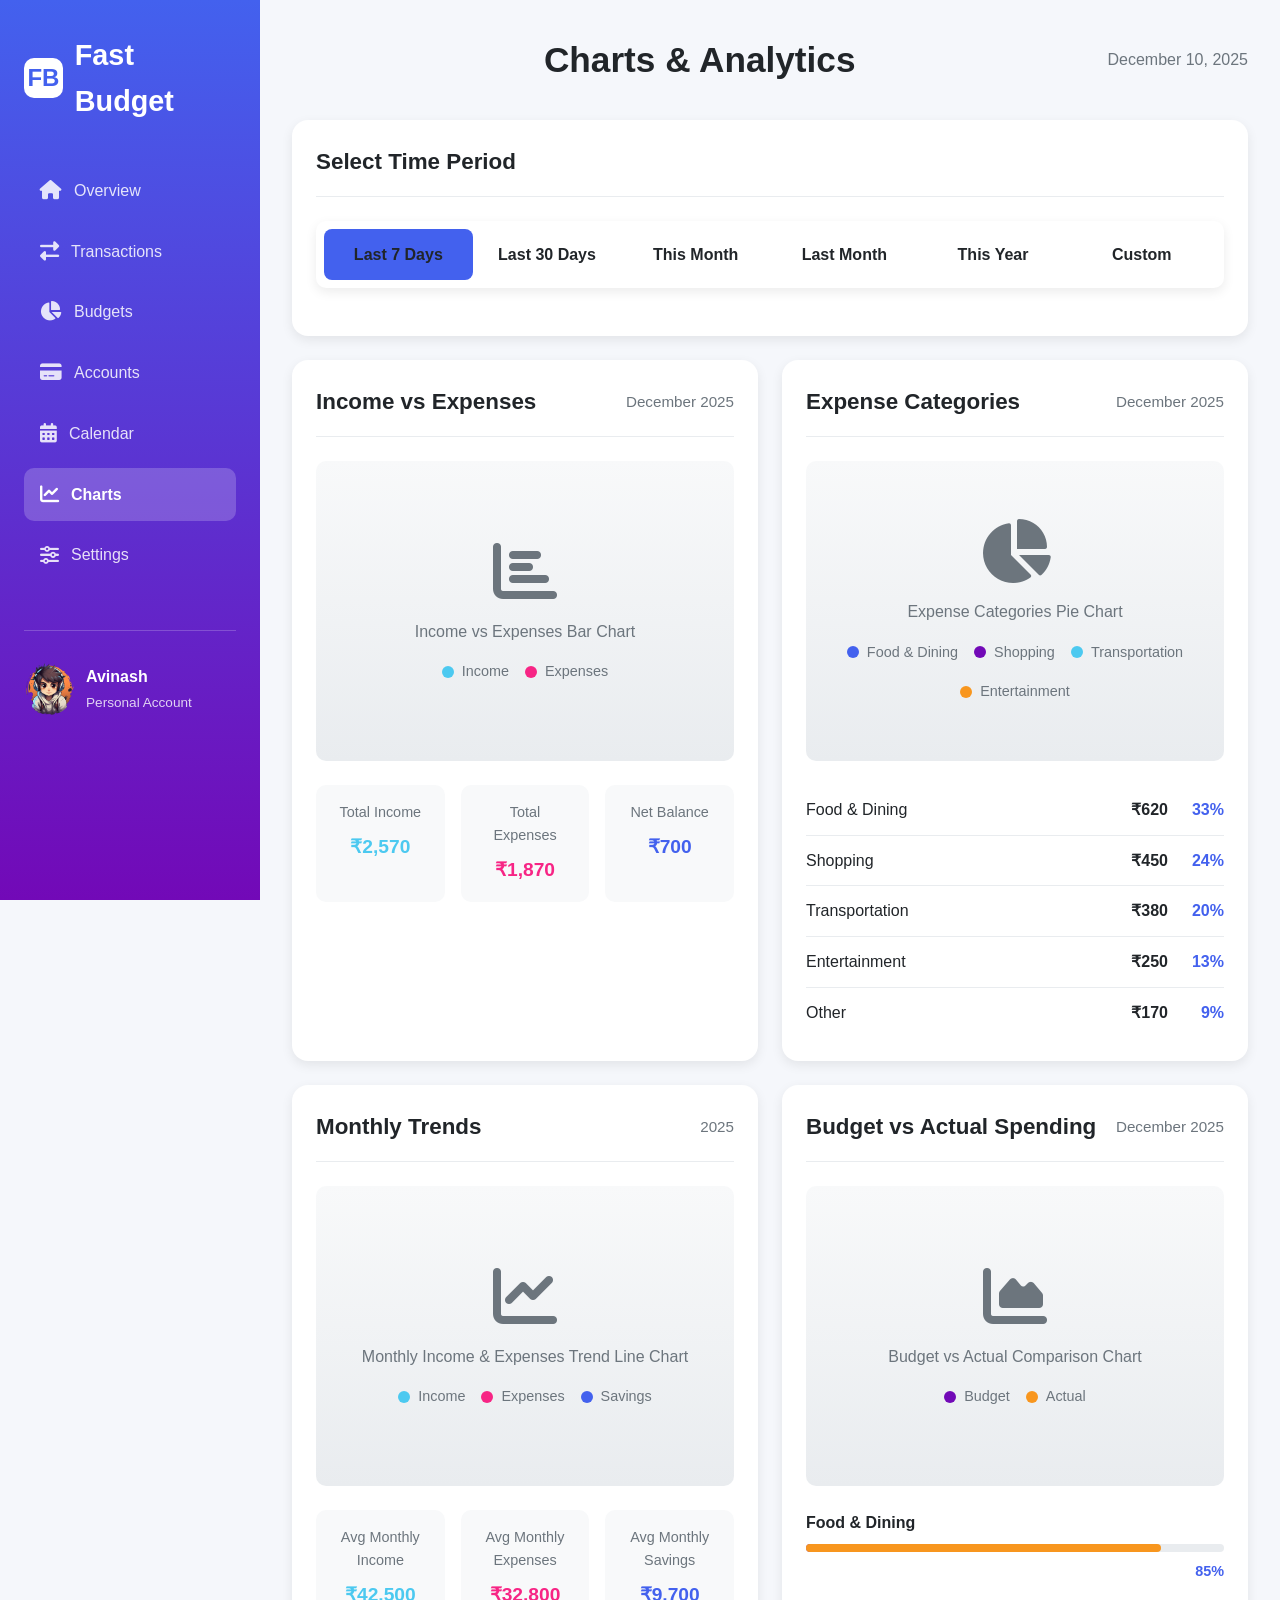
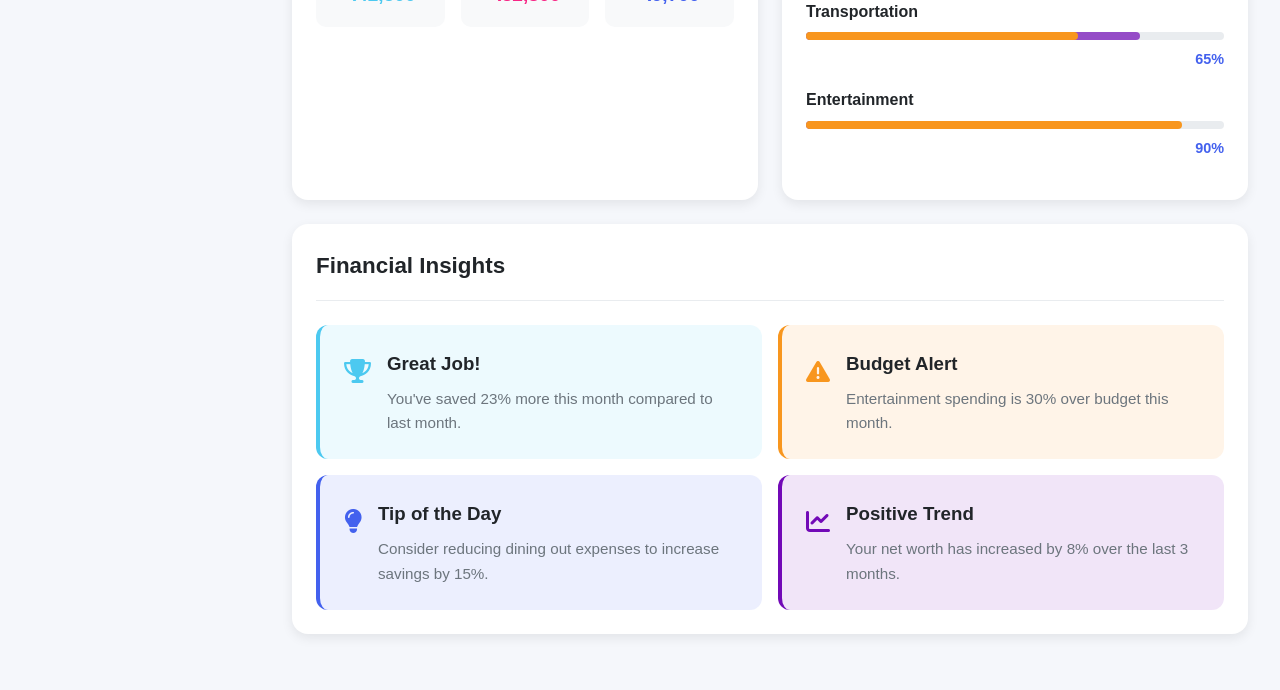
<file: Pages/charts.html>
<!DOCTYPE html>
<html lang="en">
<head>
    <meta charset="UTF-8">
    <meta name="viewport" content="width=device-width, initial-scale=1.0">
    <title>Charts | Fast Budget</title>
    <link rel="stylesheet" href="../css/style.css">
    <link rel="stylesheet" href="../css/charts.css">
    <link rel="stylesheet" href="https://cdnjs.cloudflare.com/ajax/libs/font-awesome/6.4.0/css/all.min.css">
    <link rel="icon" type="image/x-icon" href="data:image/svg+xml,<svg xmlns=%22http://www.w3.org/2000/svg%22 viewBox=%220 0 100 100%22><text y=%22.9em%22 font-size=%2290%22>💰</text></svg>">
</head>
<body>
    <div class="container">
        <!-- Sidebar Navigation -->
        <aside class="sidebar">
            <div class="logo">
                <div class="logo-icon">FB</div>
                <div class="logo-text">Fast Budget</div>
            </div>
            
            <ul class="nav-menu">
                <li class="nav-item">
                    <a href="../index.html" class="nav-link">
                        <i class="nav-icon fas fa-home"></i>
                        <span>Overview</span>
                    </a>
                </li>
                <li class="nav-item">
                    <a href="transactions.html" class="nav-link">
                        <i class="nav-icon fas fa-exchange-alt"></i>
                        <span>Transactions</span>
                    </a>
                </li>
                <li class="nav-item">
                    <a href="budgets.html" class="nav-link">
                        <i class="nav-icon fas fa-chart-pie"></i>
                        <span>Budgets</span>
                    </a>
                </li>
                <li class="nav-item">
                    <a href="accounts.html" class="nav-link">
                        <i class="nav-icon fas fa-credit-card"></i>
                        <span>Accounts</span>
                    </a>
                </li>
                <li class="nav-item">
                    <a href="calendar.html" class="nav-link">
                        <i class="nav-icon fas fa-calendar-alt"></i>
                        <span>Calendar</span>
                    </a>
                </li>
                <li class="nav-item">
                    <a href="charts.html" class="nav-link active">
                        <i class="nav-icon fas fa-chart-line"></i>
                        <span>Charts</span>
                    </a>
                </li>
                <li class="nav-item">
                    <a href="settings.html" class="nav-link">
                        <i class="nav-icon fas fa-sliders-h"></i>
                        <span>Settings</span>
                    </a>
                </li>
            </ul>
            
            <div class="user-profile">
                <div class="user-avatar">
                    <img src="../image.png" alt="User Avatar" style="width: 50px; border-radius: 50%;">
                </div>
                <div class="user-info">
                    <h4>Avinash</h4>
                    <p>Personal Account</p>
                </div>
            </div>
        </aside>
        
        <!-- Main Content -->
        <main class="main-content">
            <div class="header">
                <div class="menu-toggle" id="menuToggle">
                </div>
                <h1>Charts & Analytics</h1>
                <div class="date-display">December 10, 2025</div>
            </div>
            
            <!-- Chart Period Selection -->
            <div class="card">
                <div class="card-header">
                    <h2 class="card-title">Select Time Period</h2>
                </div>
                
                <div class="period-tabs">
                    <div class="period-tab active">Last 7 Days</div>
                    <div class="period-tab">Last 30 Days</div>
                    <div class="period-tab">This Month</div>
                    <div class="period-tab">Last Month</div>
                    <div class="period-tab">This Year</div>
                    <div class="period-tab">Custom</div>
                </div>
            </div>
            
            <!-- Charts Grid -->
            <div class="charts-grid">
                <!-- Income vs Expenses Chart -->
                <div class="chart-card">
                    <div class="card-header">
                        <h2 class="card-title">Income vs Expenses</h2>
                        <div class="chart-period">December 2025</div>
                    </div>
                    
                    <div class="chart-placeholder-large">
                        <i class="fas fa-chart-bar" style="font-size: 4rem; margin-bottom: 1rem;"></i>
                        <p>Income vs Expenses Bar Chart</p>
                        <div class="chart-legend">
                            <div class="legend-item">
                                <div class="legend-color" style="background-color: #4cc9f0;"></div>
                                <span>Income</span>
                            </div>
                            <div class="legend-item">
                                <div class="legend-color" style="background-color: #f72585;"></div>
                                <span>Expenses</span>
                            </div>
                        </div>
                    </div>
                    
                    <div class="chart-stats">
                        <div class="chart-stat">
                            <div class="stat-label">Total Income</div>
                            <div class="stat-value income">₹2,570</div>
                        </div>
                        <div class="chart-stat">
                            <div class="stat-label">Total Expenses</div>
                            <div class="stat-value expense">₹1,870</div>
                        </div>
                        <div class="chart-stat">
                            <div class="stat-label">Net Balance</div>
                            <div class="stat-value positive">₹700</div>
                        </div>
                    </div>
                </div>
                
                <!-- Expense Categories Chart -->
                <div class="chart-card">
                    <div class="card-header">
                        <h2 class="card-title">Expense Categories</h2>
                        <div class="chart-period">December 2025</div>
                    </div>
                    
                    <div class="chart-placeholder-large">
                        <i class="fas fa-chart-pie" style="font-size: 4rem; margin-bottom: 1rem;"></i>
                        <p>Expense Categories Pie Chart</p>
                        <div class="chart-legend">
                            <div class="legend-item">
                                <div class="legend-color" style="background-color: #4361ee;"></div>
                                <span>Food & Dining</span>
                            </div>
                            <div class="legend-item">
                                <div class="legend-color" style="background-color: #7209b7;"></div>
                                <span>Shopping</span>
                            </div>
                            <div class="legend-item">
                                <div class="legend-color" style="background-color: #4cc9f0;"></div>
                                <span>Transportation</span>
                            </div>
                            <div class="legend-item">
                                <div class="legend-color" style="background-color: #f8961e;"></div>
                                <span>Entertainment</span>
                            </div>
                        </div>
                    </div>
                    
                    <div class="category-list">
                        <div class="category-item">
                            <div class="category-name">Food & Dining</div>
                            <div class="category-amount">₹620</div>
                            <div class="category-percentage">33%</div>
                        </div>
                        <div class="category-item">
                            <div class="category-name">Shopping</div>
                            <div class="category-amount">₹450</div>
                            <div class="category-percentage">24%</div>
                        </div>
                        <div class="category-item">
                            <div class="category-name">Transportation</div>
                            <div class="category-amount">₹380</div>
                            <div class="category-percentage">20%</div>
                        </div>
                        <div class="category-item">
                            <div class="category-name">Entertainment</div>
                            <div class="category-amount">₹250</div>
                            <div class="category-percentage">13%</div>
                        </div>
                        <div class="category-item">
                            <div class="category-name">Other</div>
                            <div class="category-amount">₹170</div>
                            <div class="category-percentage">9%</div>
                        </div>
                    </div>
                </div>
                
                <!-- Monthly Trend Chart -->
                <div class="chart-card">
                    <div class="card-header">
                        <h2 class="card-title">Monthly Trends</h2>
                        <div class="chart-period">2025</div>
                    </div>
                    
                    <div class="chart-placeholder-large">
                        <i class="fas fa-chart-line" style="font-size: 4rem; margin-bottom: 1rem;"></i>
                        <p>Monthly Income & Expenses Trend Line Chart</p>
                        <div class="chart-legend">
                            <div class="legend-item">
                                <div class="legend-color" style="background-color: #4cc9f0;"></div>
                                <span>Income</span>
                            </div>
                            <div class="legend-item">
                                <div class="legend-color" style="background-color: #f72585;"></div>
                                <span>Expenses</span>
                            </div>
                            <div class="legend-item">
                                <div class="legend-color" style="background-color: #4361ee;"></div>
                                <span>Savings</span>
                            </div>
                        </div>
                    </div>
                    
                    <div class="trend-stats">
                        <div class="trend-stat">
                            <div class="stat-label">Avg Monthly Income</div>
                            <div class="stat-value income">₹42,500</div>
                        </div>
                        <div class="trend-stat">
                            <div class="stat-label">Avg Monthly Expenses</div>
                            <div class="stat-value expense">₹32,800</div>
                        </div>
                        <div class="trend-stat">
                            <div class="stat-label">Avg Monthly Savings</div>
                            <div class="stat-value positive">₹9,700</div>
                        </div>
                    </div>
                </div>
                
                <!-- Budget vs Actual Chart -->
                <div class="chart-card">
                    <div class="card-header">
                        <h2 class="card-title">Budget vs Actual Spending</h2>
                        <div class="chart-period">December 2025</div>
                    </div>
                    
                    <div class="chart-placeholder-large">
                        <i class="fas fa-chart-area" style="font-size: 4rem; margin-bottom: 1rem;"></i>
                        <p>Budget vs Actual Comparison Chart</p>
                        <div class="chart-legend">
                            <div class="legend-item">
                                <div class="legend-color" style="background-color: #7209b7;"></div>
                                <span>Budget</span>
                            </div>
                            <div class="legend-item">
                                <div class="legend-color" style="background-color: #f8961e;"></div>
                                <span>Actual</span>
                            </div>
                        </div>
                    </div>
                    
                    <div class="budget-comparison">
                        <div class="comparison-item">
                            <div class="comparison-category">Food & Dining</div>
                            <div class="comparison-bar">
                                <div class="budget-bar" style="width: 70%; background-color: #7209b7;"></div>
                                <div class="actual-bar" style="width: 85%; background-color: #f8961e;"></div>
                            </div>
                            <div class="comparison-percentage">85%</div>
                        </div>
                        <div class="comparison-item">
                            <div class="comparison-category">Transportation</div>
                            <div class="comparison-bar">
                                <div class="budget-bar" style="width: 80%; background-color: #7209b7;"></div>
                                <div class="actual-bar" style="width: 65%; background-color: #f8961e;"></div>
                            </div>
                            <div class="comparison-percentage">65%</div>
                        </div>
                        <div class="comparison-item">
                            <div class="comparison-category">Entertainment</div>
                            <div class="comparison-bar">
                                <div class="budget-bar" style="width: 60%; background-color: #7209b7;"></div>
                                <div class="actual-bar" style="width: 90%; background-color: #f8961e;"></div>
                            </div>
                            <div class="comparison-percentage">90%</div>
                        </div>
                    </div>
                </div>
            </div>
            
            <!-- Insights Card -->
            <div class="card">
                <div class="card-header">
                    <h2 class="card-title">Financial Insights</h2>
                </div>
                
                <div class="insights-grid">
                    <div class="insight-card positive">
                        <div class="insight-icon">
                            <i class="fas fa-trophy"></i>
                        </div>
                        <div class="insight-details">
                            <h3>Great Job!</h3>
                            <p>You've saved 23% more this month compared to last month.</p>
                        </div>
                    </div>
                    
                    <div class="insight-card warning">
                        <div class="insight-icon">
                            <i class="fas fa-exclamation-triangle"></i>
                        </div>
                        <div class="insight-details">
                            <h3>Budget Alert</h3>
                            <p>Entertainment spending is 30% over budget this month.</p>
                        </div>
                    </div>
                    
                    <div class="insight-card info">
                        <div class="insight-icon">
                            <i class="fas fa-lightbulb"></i>
                        </div>
                        <div class="insight-details">
                            <h3>Tip of the Day</h3>
                            <p>Consider reducing dining out expenses to increase savings by 15%.</p>
                        </div>
                    </div>
                    
                    <div class="insight-card success">
                        <div class="insight-icon">
                            <i class="fas fa-chart-line"></i>
                        </div>
                        <div class="insight-details">
                            <h3>Positive Trend</h3>
                            <p>Your net worth has increased by 8% over the last 3 months.</p>
                        </div>
                    </div>
                </div>
            </div>
        </main>
    </div>
    
</body>
</html>
</file>
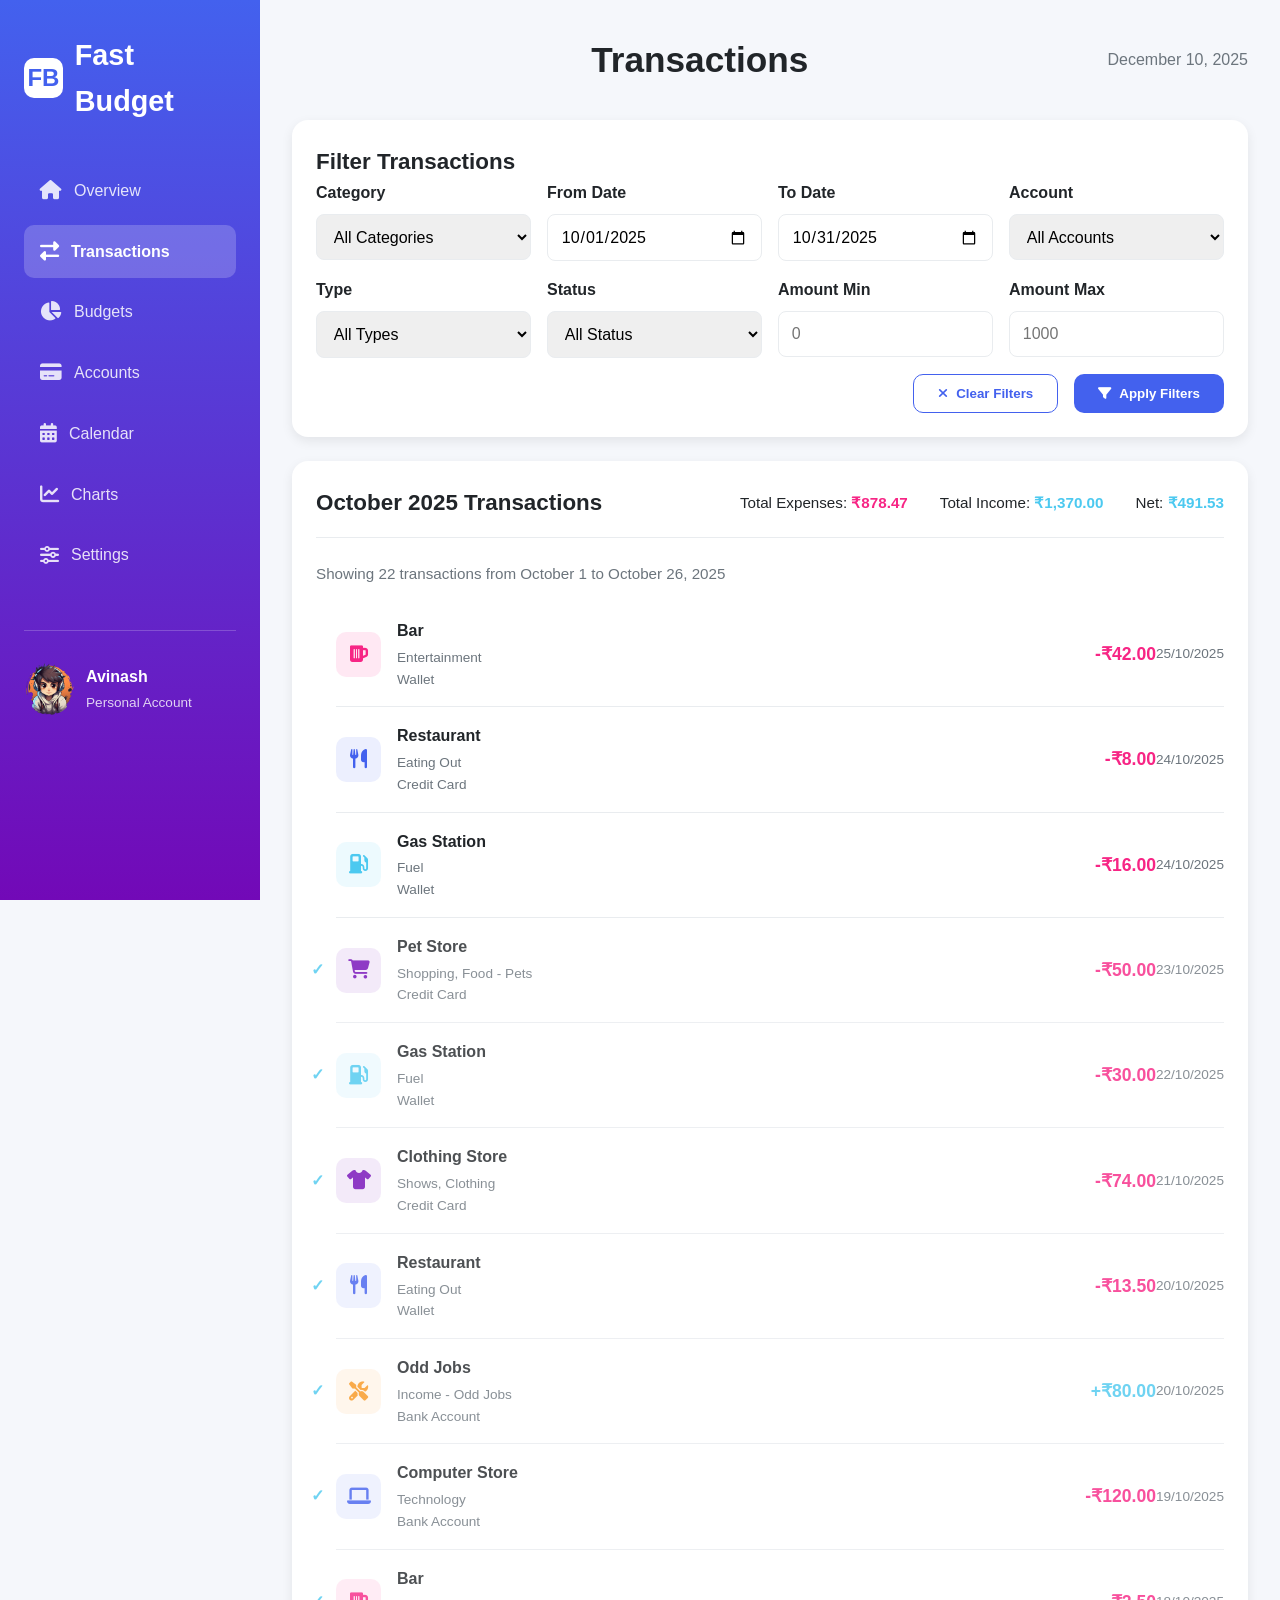
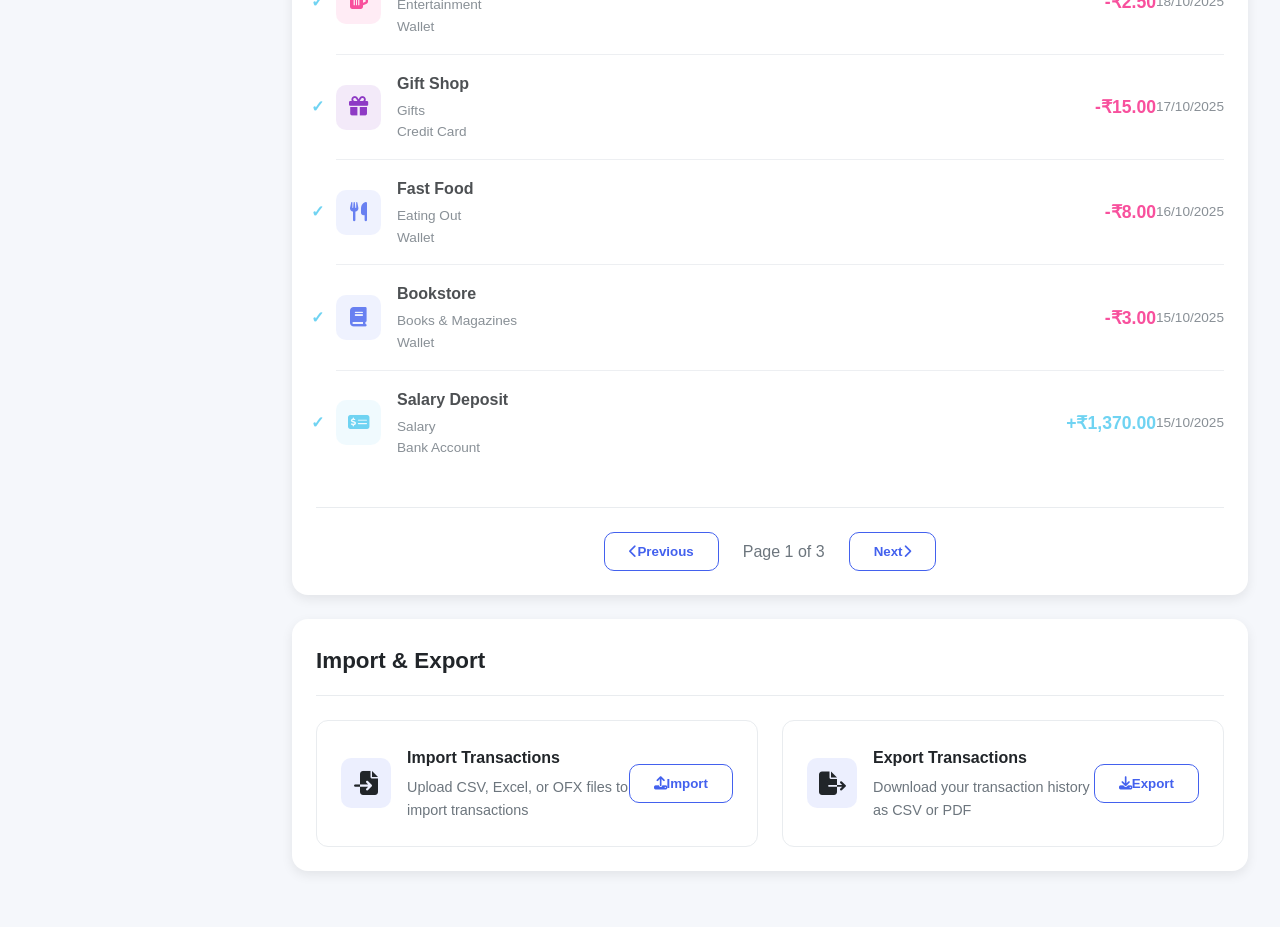
<file: Pages/transactions.html>
<!DOCTYPE html>
<html lang="en">
<head>
    <meta charset="UTF-8">
    <meta name="viewport" content="width=device-width, initial-scale=1.0">
    <title>Transactions | Fast Budget</title>
    <link rel="stylesheet" href="/css/style.css">
    <link rel="stylesheet" href="/css/transations.css">
    <link rel="stylesheet" href="https://cdnjs.cloudflare.com/ajax/libs/font-awesome/6.4.0/css/all.min.css">
    <link rel="icon" type="image/x-icon" href="data:image/svg+xml,<svg xmlns=%22http://www.w3.org/2000/svg%22 viewBox=%220 0 100 100%22><text y=%22.9em%22 font-size=%2290%22>💰</text></svg>">
</head>
<body>
    <div class="container">
        <!-- Sidebar Navigation -->
        <aside class="sidebar">
            <div class="logo">
                <div class="logo-icon">FB</div>
                <div class="logo-text">Fast Budget</div>
            </div>
            
            <ul class="nav-menu">
                <li class="nav-item">
                    <a href="../index.html" class="nav-link">
                        <i class="nav-icon fas fa-home"></i>
                        <span>Overview</span>
                    </a>
                </li>
                <li class="nav-item">
                    <a href="transactions.html" class="nav-link active">
                        <i class="nav-icon fas fa-exchange-alt"></i>
                        <span>Transactions</span>
                    </a>
                </li>
                <li class="nav-item">
                    <a href="budgets.html" class="nav-link">
                        <i class="nav-icon fas fa-chart-pie"></i>
                        <span>Budgets</span>
                    </a>
                </li>
                <li class="nav-item">
                    <a href="accounts.html" class="nav-link">
                        <i class="nav-icon fas fa-credit-card"></i>
                        <span>Accounts</span>
                    </a>
                </li>
                <li class="nav-item">
                    <a href="calendar.html" class="nav-link">
                        <i class="nav-icon fas fa-calendar-alt"></i>
                        <span>Calendar</span>
                    </a>
                </li>
                <li class="nav-item">
                    <a href="charts.html" class="nav-link">
                        <i class="nav-icon fas fa-chart-line"></i>
                        <span>Charts</span>
                    </a>
                </li>
                <li class="nav-item">
                    <a href="settings.html" class="nav-link">
                        <i class="nav-icon fas fa-sliders-h"></i>
                        <span>Settings</span>
                    </a>
                </li>
            </ul>
            
             <div class="user-profile">
                <div class="user-avatar">
                    <img src="../image.png" alt="" style="width: 50px; border-radius: 50%;">
                </div>
                <div class="user-info">
                    <h4>Avinash</h4>
                    <p>Personal Account</p>
                </div>
            </div>
        </aside>
        
        <!-- Main Content -->
        <main class="main-content">
            <div class="header">
                <div class="menu-toggle" id="menuToggle">
                </div>
                <h1>Transactions</h1>
                <div class="date-display">December 10, 2025</div>
            </div>
            
            <!-- Filter Section -->
            <div class="filter-section">
                <h3 class="card-title">Filter Transactions</h3>
                
                <div class="filter-row">
                    <div class="filter-group">
                        <label class="filter-label">Category</label>
                        <select class="filter-select">
                            <option value="">All Categories</option>
                            <option value="entertainment">Entertainment</option>
                            <option value="eating-out">Eating Out</option>
                            <option value="fuel">Fuel</option>
                            <option value="shopping">Shopping</option>
                            <option value="income">Income</option>
                        </select>
                    </div>
                    
                    <div class="filter-group">
                        <label class="filter-label">From Date</label>
                        <input type="date" class="filter-input" value="2025-10-01">
                    </div>
                    
                    <div class="filter-group">
                        <label class="filter-label">To Date</label>
                        <input type="date" class="filter-input" value="2025-10-31">
                    </div>
                    
                    <div class="filter-group">
                        <label class="filter-label">Account</label>
                        <select class="filter-select">
                            <option value="">All Accounts</option>
                            <option value="wallet">Wallet</option>
                            <option value="bank">Bank Account</option>
                            <option value="credit-card">Credit Card</option>
                        </select>
                    </div>
                </div>
                
                <div class="filter-row">
                    <div class="filter-group">
                        <label class="filter-label">Type</label>
                        <select class="filter-select">
                            <option value="">All Types</option>
                            <option value="expense">Expenses</option>
                            <option value="income">Income</option>
                            <option value="transfer">Transfers</option>
                        </select>
                    </div>
                    
                    <div class="filter-group">
                        <label class="filter-label">Status</label>
                        <select class="filter-select">
                            <option value="">All Status</option>
                            <option value="checked">Checked</option>
                            <option value="not-checked">Not Checked</option>
                        </select>
                    </div>
                    
                    <div class="filter-group">
                        <label class="filter-label">Amount Min</label>
                        <input type="number" class="filter-input" placeholder="0">
                    </div>
                    
                    <div class="filter-group">
                        <label class="filter-label">Amount Max</label>
                        <input type="number" class="filter-input" placeholder="1000">
                    </div>
                </div>
                
                <div class="filter-actions">
                    <button class="btn btn-outline">
                        <i class="btn-icon fas fa-times"></i>
                        Clear Filters
                    </button>
                    <button class="btn btn-primary">
                        <i class="btn-icon fas fa-filter"></i>
                        Apply Filters
                    </button>
                </div>
            </div>
            
            <!-- Transactions Summary -->
            <div class="card">
                <div class="card-header">
                    <h2 class="card-title">October 2025 Transactions</h2>
                    <div class="transaction-summary">
                        <span class="total-expenses">Total Expenses: <strong>₹878.47</strong></span>
                        <span class="total-income">Total Income: <strong>₹1,370.00</strong></span>
                        <span class="net-balance">Net: <strong class="positive">₹491.53</strong></span>
                    </div>
                </div>
                
                <div class="card-subtitle">
                    Showing 22 transactions from October 1 to October 26, 2025
                </div>
                
                <!-- Transactions List -->
                <ul class="transaction-list" style="margin-left: 20px;">
                    <li class="transaction-item">
                        <div class="transaction-icon" style="background-color: rgba(247, 37, 133, 0.1); color: #f72585;">
                            <i class="fas fa-beer"></i>
                        </div>
                        <div class="transaction-details">
                            <div class="transaction-title">Bar</div>
                            <div class="transaction-category">Entertainment</div>
                            <div class="transaction-account">Wallet</div>
                        </div>
                        <div class="transaction-amount expense">-₹42.00</div>
                        <div class="transaction-date">25/10/2025</div>
                    </li>
                    
                    <li class="transaction-item">
                        <div class="transaction-icon" style="background-color: rgba(67, 97, 238, 0.1); color: #4361ee;">
                            <i class="fas fa-utensils"></i>
                        </div>
                        <div class="transaction-details">
                            <div class="transaction-title">Restaurant</div>
                            <div class="transaction-category">Eating Out</div>
                            <div class="transaction-account">Credit Card</div>
                        </div>
                        <div class="transaction-amount expense">-₹8.00</div>
                        <div class="transaction-date">24/10/2025</div>
                    </li>
                    
                    <li class="transaction-item">
                        <div class="transaction-icon" style="background-color: rgba(76, 201, 240, 0.1); color: #4cc9f0;">
                            <i class="fas fa-gas-pump"></i>
                        </div>
                        <div class="transaction-details">
                            <div class="transaction-title">Gas Station</div>
                            <div class="transaction-category">Fuel</div>
                            <div class="transaction-account">Wallet</div>
                        </div>
                        <div class="transaction-amount expense">-₹16.00</div>
                        <div class="transaction-date">24/10/2025</div>
                    </li>
                    
                    <li class="transaction-item checked">
                        <div class="transaction-icon" style="background-color: rgba(114, 9, 183, 0.1); color: #7209b7;">
                            <i class="fas fa-shopping-cart"></i>
                        </div>
                        <div class="transaction-details">
                            <div class="transaction-title">Pet Store</div>
                            <div class="transaction-category">Shopping, Food - Pets</div>
                            <div class="transaction-account">Credit Card</div>
                        </div>
                        <div class="transaction-amount expense">-₹50.00</div>
                        <div class="transaction-date">23/10/2025</div>
                    </li>
                    
                    <li class="transaction-item checked">
                        <div class="transaction-icon" style="background-color: rgba(76, 201, 240, 0.1); color: #4cc9f0;">
                            <i class="fas fa-gas-pump"></i>
                        </div>
                        <div class="transaction-details">
                            <div class="transaction-title">Gas Station</div>
                            <div class="transaction-category">Fuel</div>
                            <div class="transaction-account">Wallet</div>
                        </div>
                        <div class="transaction-amount expense">-₹30.00</div>
                        <div class="transaction-date">22/10/2025</div>
                    </li>
                    
                    <li class="transaction-item checked">
                        <div class="transaction-icon" style="background-color: rgba(114, 9, 183, 0.1); color: #7209b7;">
                            <i class="fas fa-tshirt"></i>
                        </div>
                        <div class="transaction-details">
                            <div class="transaction-title">Clothing Store</div>
                            <div class="transaction-category">Shows, Clothing</div>
                            <div class="transaction-account">Credit Card</div>
                        </div>
                        <div class="transaction-amount expense">-₹74.00</div>
                        <div class="transaction-date">21/10/2025</div>
                    </li>
                    
                    <li class="transaction-item checked">
                        <div class="transaction-icon" style="background-color: rgba(67, 97, 238, 0.1); color: #4361ee;">
                            <i class="fas fa-utensils"></i>
                        </div>
                        <div class="transaction-details">
                            <div class="transaction-title">Restaurant</div>
                            <div class="transaction-category">Eating Out</div>
                            <div class="transaction-account">Wallet</div>
                        </div>
                        <div class="transaction-amount expense">-₹13.50</div>
                        <div class="transaction-date">20/10/2025</div>
                    </li>
                    
                    <li class="transaction-item checked">
                        <div class="transaction-icon" style="background-color: rgba(248, 150, 30, 0.1); color: #f8961e;">
                            <i class="fas fa-tools"></i>
                        </div>
                        <div class="transaction-details">
                            <div class="transaction-title">Odd Jobs</div>
                            <div class="transaction-category">Income - Odd Jobs</div>
                            <div class="transaction-account">Bank Account</div>
                        </div>
                        <div class="transaction-amount income">+₹80.00</div>
                        <div class="transaction-date">20/10/2025</div>
                    </li>
                    
                    <li class="transaction-item checked">
                        <div class="transaction-icon" style="background-color: rgba(67, 97, 238, 0.1); color: #4361ee;">
                            <i class="fas fa-laptop"></i>
                        </div>
                        <div class="transaction-details">
                            <div class="transaction-title">Computer Store</div>
                            <div class="transaction-category">Technology</div>
                            <div class="transaction-account">Bank Account</div>
                        </div>
                        <div class="transaction-amount expense">-₹120.00</div>
                        <div class="transaction-date">19/10/2025</div>
                    </li>
                    
                    <li class="transaction-item checked">
                        <div class="transaction-icon" style="background-color: rgba(247, 37, 133, 0.1); color: #f72585;">
                            <i class="fas fa-beer"></i>
                        </div>
                        <div class="transaction-details">
                            <div class="transaction-title">Bar</div>
                            <div class="transaction-category">Entertainment</div>
                            <div class="transaction-account">Wallet</div>
                        </div>
                        <div class="transaction-amount expense">-₹2.50</div>
                        <div class="transaction-date">18/10/2025</div>
                    </li>
                    
                    <li class="transaction-item checked">
                        <div class="transaction-icon" style="background-color: rgba(114, 9, 183, 0.1); color: #7209b7;">
                            <i class="fas fa-gift"></i>
                        </div>
                        <div class="transaction-details">
                            <div class="transaction-title">Gift Shop</div>
                            <div class="transaction-category">Gifts</div>
                            <div class="transaction-account">Credit Card</div>
                        </div>
                        <div class="transaction-amount expense">-₹15.00</div>
                        <div class="transaction-date">17/10/2025</div>
                    </li>
                    
                    <li class="transaction-item checked">
                        <div class="transaction-icon" style="background-color: rgba(67, 97, 238, 0.1); color: #4361ee;">
                            <i class="fas fa-utensils"></i>
                        </div>
                        <div class="transaction-details">
                            <div class="transaction-title">Fast Food</div>
                            <div class="transaction-category">Eating Out</div>
                            <div class="transaction-account">Wallet</div>
                        </div>
                        <div class="transaction-amount expense">-₹8.00</div>
                        <div class="transaction-date">16/10/2025</div>
                    </li>
                    
                    <li class="transaction-item checked">
                        <div class="transaction-icon" style="background-color: rgba(67, 97, 238, 0.1); color: #4361ee;">
                            <i class="fas fa-book"></i>
                        </div>
                        <div class="transaction-details">
                            <div class="transaction-title">Bookstore</div>
                            <div class="transaction-category">Books & Magazines</div>
                            <div class="transaction-account">Wallet</div>
                        </div>
                        <div class="transaction-amount expense">-₹3.00</div>
                        <div class="transaction-date">15/10/2025</div>
                    </li>
                    
                    <li class="transaction-item checked">
                        <div class="transaction-icon" style="background-color: rgba(76, 201, 240, 0.1); color: #4cc9f0;">
                            <i class="fas fa-money-check-alt"></i>
                        </div>
                        <div class="transaction-details">
                            <div class="transaction-title">Salary Deposit</div>
                            <div class="transaction-category">Salary</div>
                            <div class="transaction-account">Bank Account</div>
                        </div>
                        <div class="transaction-amount income">+₹1,370.00</div>
                        <div class="transaction-date">15/10/2025</div>
                    </li>
                </ul>
                
                <!-- Pagination -->
                <div class="pagination">
                    <button class="btn btn-outline btn-sm">
                        <i class="fas fa-chevron-left"></i>
                        Previous
                    </button>
                    <span class="page-info">Page 1 of 3</span>
                    <button class="btn btn-outline btn-sm">
                        Next
                        <i class="fas fa-chevron-right"></i>
                    </button>
                </div>
            </div>
            
            <!-- Import/Export Section -->
            <div class="card">
                <div class="card-header">
                    <h2 class="card-title">Import & Export</h2>
                </div>
                
                <div class="import-export-options">
                    <div class="option">
                        <div class="option-icon">
                            <i class="fas fa-file-import"></i>
                        </div>
                        <div class="option-details">
                            <h4>Import Transactions</h4>
                            <p>Upload CSV, Excel, or OFX files to import transactions</p>
                        </div>
                        <button class="btn btn-outline">
                            <i class="fas fa-upload"></i>
                            Import
                        </button>
                    </div>
                    
                    <div class="option">
                        <div class="option-icon">
                            <i class="fas fa-file-export"></i>
                        </div>
                        <div class="option-details">
                            <h4>Export Transactions</h4>
                            <p>Download your transaction history as CSV or PDF</p>
                        </div>
                        <button class="btn btn-outline">
                            <i class="fas fa-download"></i>
                            Export
                        </button>
                    </div>
                </div>
            </div>
        </main>
    </div>
</body>
</html>
</file>
<file: css/style.css>
* {
    margin: 0;
    padding: 0;
    box-sizing: border-box;
    font-family: 'Segoe UI', Tahoma, Geneva, Verdana, sans-serif;
}

body {
    background-color: #f5f7fb;
    color: #212529;
    line-height: 1.6;
}

.container {
    display: flex;
    min-height: 100vh;
}

/* Sidebar Navigation */
.sidebar {
    width: 260px;
    background: linear-gradient(180deg, #4361ee 0%,  #7209b7 100%);
    color: white;
    padding: 2rem 1.5rem;
    position: fixed;
    height: 100vh;
    overflow-y: auto;
    z-index: 100;
}

.logo {
    display: flex;
    align-items: center;
    margin-bottom: 2.5rem;
}

.logo-icon {
    background-color: white;
    color:#4361ee;
    width: 40px;
    height: 40px;
    border-radius: 10px;
    display: flex;
    align-items: center;
    justify-content: center;
    font-weight: 800;
    font-size: 1.5rem;
    margin-right: 12px;
}

.logo-text {
    font-size: 1.8rem;
    font-weight: 700;
}

.nav-menu {
    list-style: none;
    margin-bottom: 3rem;
}

.nav-item {
    margin-bottom: 0.5rem;
}

.nav-link {
    color: rgba(255, 255, 255, 0.85);
    text-decoration: none;
    display: flex;
    align-items: center;
    padding: 0.85rem 1rem;
    border-radius: 10px;
    transition: all 0.3s ease;
}

.nav-link:hover {
    background-color: rgba(255, 255, 255, 0.15);
    color: white;
}

.nav-link.active {
    background-color: rgba(255, 255, 255, 0.2);
    color: white;
    font-weight: 600;
}

.nav-icon {
    margin-right: 12px;
    font-size: 1.2rem;
}

.user-profile {
    display: flex;
    align-items: center;
    margin-top: auto;
    padding-top: 2rem;
    border-top: 1px solid rgba(255, 255, 255, 0.2);
}

.user-avatar {
   
    display: flex;
    align-items: center;
    justify-content: center;
    font-weight: 700;
    margin-right: 12px;
}

.user-info h4 {
    font-size: 1rem;
    margin-bottom: 0.2rem;
}

.user-info p {
    font-size: 0.85rem;
    opacity: 0.8;
}

/* Main Content Area */
.main-content {
    flex: 1;
    margin-left: 260px;
    padding: 2rem;
}

.header {
    display: flex;
    justify-content: space-between;
    align-items: center;
    margin-bottom: 2rem;
}

.header h1 {
    font-size: 2.2rem;
    color: #212529;
}

.date-display {
    color: #6c757d;
    font-size: 1rem;
}

/* Cards */
.card {
    background-color: white;
    border-radius: 16px;
    box-shadow: 0 4px 12px rgba(0, 0, 0, 0.08);
    padding: 1.5rem;
    margin-bottom: 1.5rem;
}

.card-header {
    display: flex;
    justify-content: space-between;
    align-items: center;
    margin-bottom: 1.5rem;
    padding-bottom: 1rem;
    border-bottom: 1px solid #e9ecef;
}

.card-title {
    font-size: 1.4rem;
    font-weight: 600;
    color: #212529;
}

.card-subtitle {
    color: #6c757d;
    font-size: 0.95rem;
    margin-bottom: 1rem;
}

/* Summary Section */
.summary-grid {
    display: grid;
    grid-template-columns: repeat(auto-fit, minmax(250px, 1fr));
    gap: 1.5rem;
    margin-bottom: 2rem;
}

.summary-card {
    background: white;
    border-radius: 16px;
    padding: 1.5rem;
    box-shadow: 0 4px 12px rgba(0, 0, 0, 0.08);
    display: flex;
    align-items: center;
}

.summary-icon {
    width: 60px;
    height: 60px;
    border-radius: 12px;
    display: flex;
    align-items: center;
    justify-content: center;
    margin-right: 1.2rem;
    font-size: 1.8rem;
}

.summary-icon.balance {
    background-color: rgba(67, 97, 238, 0.1);
    color: #4361ee;
}

.summary-icon.income {
    background-color: rgba(76, 201, 240, 0.1);
    color: #4cc9f0;
}

.summary-icon.expenses {
    background-color: rgba(248, 37, 133, 0.1);
    color: #f72585;
}

.summary-icon.savings {
    background-color: rgba(114, 9, 183, 0.1);
    color:  #7209b7;
}

.summary-details h3 {
    font-size: 1.8rem;
    margin-bottom: 0.3rem;
}

.summary-details p {
    color: #6c757d;
    font-size: 0.95rem;
}

/* Budget Progress Bars */
.budget-category {
    margin-bottom: 1.5rem;
}

.budget-header {
    display: flex;
    justify-content: space-between;
    margin-bottom: 0.5rem;
}

.budget-name {
    font-weight: 600;
}

.budget-percentage {
    font-weight: 600;
    color: #4361ee;
}

.budget-dates {
    font-size: 0.85rem;
    color: #6c757d;
    margin-bottom: 0.5rem;
}

.progress-container {
    height: 10px;
    background-color: #e9ecef;
    border-radius: 5px;
    margin-bottom: 0.5rem;
    overflow: hidden;
}

.progress-bar {
    height: 100%;
    border-radius: 5px;
    background: linear-gradient(90deg, #4361ee, #7209b7);
}

.budget-amounts {
    display: flex;
    justify-content: space-between;
    font-size: 0.9rem;
    color: #6c757d;
}

.residual-amount {
    color: #4cc9f0;
    font-weight: 600;
}

/* Transaction List */
.transaction-list {
    list-style: none;
}

.transaction-item {
    display: flex;
    align-items: center;
    padding: 1rem 0;
    border-bottom: 1px solid #e9ecef;
}

.transaction-item:last-child {
    border-bottom: none;
}

.transaction-icon {
    width: 45px;
    height: 45px;
    border-radius: 10px;
    display: flex;
    align-items: center;
    justify-content: center;
    margin-right: 1rem;
    font-size: 1.2rem;
}

.transaction-details {
    flex: 1;
}

.transaction-title {
    font-weight: 600;
    margin-bottom: 0.2rem;
}

.transaction-category {
    font-size: 0.85rem;
    color: #6c757d;
}

.transaction-account {
    font-size: 0.85rem;
    color: #6c757d;
}

.transaction-amount {
    font-weight: 600;
    font-size: 1.1rem;
}

.transaction-amount.expense {
    color: #f72585;
}

.transaction-amount.income {
    color: #4cc9f0;
}

.transaction-date {
    font-size: 0.85rem;
    color: #6c757d;
    text-align: right;
}

/* Charts Placeholder */
.chart-container {
    height: 250px;
    background-color: #f8f9fa;
    border-radius: 10px;
    display: flex;
    align-items: center;
    justify-content: center;
    color: #6c757d;
    margin-bottom: 1.5rem;
}

/* Buttons */
.btn {
    padding: 0.7rem 1.5rem;
    border-radius: 10px;
    border: none;
    font-weight: 600;
    cursor: pointer;
    transition: all 0.3s ease;
    display: inline-flex;
    align-items: center;
    justify-content: center;
}

.btn-primary {
    background-color: #4361ee;
    color: white;
}

.btn-primary:hover {
    background-color: #3a56d4;
}

.btn-outline {
    background-color: transparent;
    color:  #4361ee;
    border: 1px solid #4361ee;
}

.btn-outline:hover {
    background-color: rgba(67, 97, 238, 0.1);
}

.btn-icon {
    margin-right: 8px;
}

/* Filter Section */
.filter-section {
    background-color: white;
    border-radius: 16px;
    padding: 1.5rem;
    margin-bottom: 1.5rem;
    box-shadow: 0 4px 12px rgba(0, 0, 0, 0.08);
}

.filter-row {
    display: flex;
    flex-wrap: wrap;
    gap: 1rem;
    margin-bottom: 1rem;
}

.filter-group {
    flex: 1;
    min-width: 200px;
}

.filter-label {
    display: block;
    margin-bottom: 0.5rem;
    font-weight: 600;
    color: #212529;
}

.filter-select, .filter-input {
    width: 100%;
    padding: 0.8rem;
    border: 1px solid #e9ecef;
    border-radius: 8px;
    font-size: 1rem;
}

.filter-actions {
    display: flex;
    gap: 1rem;
    justify-content: flex-end;
}

/* Period Tabs */
.period-tabs {
    display: flex;
    background-color: white;
    border-radius: 10px;
    padding: 0.5rem;
    margin-bottom: 1.5rem;
    box-shadow: 0 4px 12px rgba(0, 0, 0, 0.08);
}

.period-tab {
    flex: 1;
    text-align: center;
    padding: 0.8rem;
    border-radius: 8px;
    cursor: pointer;
    font-weight: 600;
    transition: all 0.3s ease;
}

.period-tab.active {
    background-color:  #4361ee;
}

.period-tab:not(.active):hover {
    background-color: #e9ecef;
}

/* Budget Type Sections */
.budget-section {
    margin-bottom: 2.5rem;
}

.section-title {
    font-size: 1.6rem;
    margin-bottom: 1.5rem;
    color: #212529;
    padding-bottom: 0.5rem;
    border-bottom: 2px solid #e9ecef;
}

.calendar-header {
    display: flex;
    justify-content: space-between;
    align-items: center;
    margin-bottom: 1.5rem;
}

.calendar-nav {
    display: flex;
    align-items: center;
    gap: 1rem;
}

.calendar-month-year {
    font-size: 1.4rem;
    font-weight: 600;
    color: #212529;
}

.calendar-grid {
    display: grid;
    grid-template-columns: repeat(7, 1fr);
    gap: 1px;
    background-color: #e9ecef;
    border-radius: 12px;
    overflow: hidden;
    margin-bottom: 1.5rem;
}

.calendar-day-header {
    background-color: #4361ee;
    color: white;
    padding: 1rem;
    text-align: center;
    font-weight: 600;
}

.calendar-day {
    background-color: white;
    padding: 1rem;
    min-height: 100px;
    border-bottom: 1px solid #e9ecef;
}

.calendar-day.empty {
    background-color: #f8f9fa;
}

.calendar-day-number {
    font-weight: 600;
    margin-bottom: 0.5rem;
}

.calendar-event {
    background-color: rgba(67, 97, 238, 0.1);
    border-radius: 4px;
    padding: 0.25rem 0.5rem;
    margin-bottom: 0.25rem;
    font-size: 0.85rem;
    cursor: pointer;
    transition: all 0.2s ease;
}

.calendar-event:hover {
    background-color: rgba(67, 97, 238, 0.2);
}

.calendar-event.income {
    background-color: rgba(76, 201, 240, 0.1);
}

.calendar-event.expense {
    background-color: rgba(247, 37, 133, 0.1);
}

.calendar-event-details {
    display: flex;
    justify-content: space-between;
    align-items: center;
}

.calendar-event-amount {
    font-weight: 600;
    font-size: 0.85rem;
}

/* Accounts Page Styles */
.accounts-grid {
    display: grid;
    grid-template-columns: repeat(auto-fit, minmax(300px, 1fr));
    gap: 1.5rem;
    margin-bottom: 1.5rem;
}

.account-card {
    background: white;
    border-radius: 16px;
    padding: 1.5rem;
    box-shadow: 0 4px 12px rgba(0, 0, 0, 0.08);
}

.account-card-header {
    display: flex;
    justify-content: space-between;
    align-items: center;
    margin-bottom: 1rem;
}

.account-balance-large {
    font-size: 2rem;
    font-weight: 700;
    margin: 1rem 0;
}

.account-balance-positive {
    color: #4cc9f0;
}

.account-balance-negative {
    color: #f72585;
}

.account-details {
    margin-top: 1rem;
    padding-top: 1rem;
    border-top: 1px solid #e9ecef;
}

.account-detail-row {
    display: flex;
    justify-content: space-between;
    margin-bottom: 0.5rem;
    font-size: 0.9rem;
}

.account-detail-label {
    color: #6c757d;
}

.account-detail-value {
    font-weight: 600;
}

/* Charts Page Styles */
.charts-grid {
    display: grid;
    grid-template-columns: repeat(auto-fit, minmax(400px, 1fr));
    gap: 1.5rem;
    margin-bottom: 1.5rem;
}

.chart-card {
    background: white;
    border-radius: 16px;
    padding: 1.5rem;
    box-shadow: 0 4px 12px rgba(0, 0, 0, 0.08);
}

.chart-placeholder-large {
    height: 300px;
    background: linear-gradient(180deg, #f8f9fa 0%, #e9ecef 100%);
    border-radius: 10px;
    display: flex;
    flex-direction: column;
    align-items: center;
    justify-content: center;
    color: #6c757d;
    margin-top: 1rem;
}

.chart-legend {
    display: flex;
    justify-content: center;
    flex-wrap: wrap;
    gap: 1rem;
    margin-top: 1rem;
}

.legend-item {
    display: flex;
    align-items: center;
    font-size: 0.9rem;
}

.legend-color {
    width: 12px;
    height: 12px;
    border-radius: 50%;
    margin-right: 0.5rem;
}

/* Settings Page Styles */
.settings-section {
    margin-bottom: 2rem;
    padding-bottom: 1.5rem;
    border-bottom: 1px solid #e9ecef;
}

.settings-section:last-child {
    border-bottom: none;
    margin-bottom: 0;
    padding-bottom: 0;
}

.settings-option {
    display: flex;
    justify-content: space-between;
    align-items: center;
    padding: 1rem;
    background-color: white;
    border-radius: 10px;
    margin-bottom: 0.5rem;
    box-shadow: 0 2px 6px rgba(0, 0, 0, 0.05);
}

.settings-option:hover {
    background-color: #f8f9fa;
}

.option-info h4 {
    margin-bottom: 0.25rem;
}

.option-info p {
    color: #6c757d;
    font-size: 0.9rem;
}

.switch {
    position: relative;
    display: inline-block;
    width: 50px;
    height: 24px;
}

.switch input {
    opacity: 0;
    width: 0;
    height: 0;
}

.slider {
    position: absolute;
    cursor: pointer;
    top: 0;
    left: 0;
    right: 0;
    bottom: 0;
    background-color: #ccc;
    transition: .4s;
}

.slider:before {
    position: absolute;
    content: "";
    height: 16px;
    width: 16px;
    left: 4px;
    bottom: 4px;
    background-color: white;
    transition: .4s;
}

input:checked + .slider {
    background-color: #4361ee;
}

input:checked + .slider:before {
    transform: translateX(26px);
}

.slider.round {
    border-radius: 24px;
}

.slider.round:before {
    border-radius: 50%;
}

.settings-form {
    background-color: white;
    border-radius: 16px;
    padding: 1.5rem;
    box-shadow: 0 4px 12px rgba(0, 0, 0, 0.08);
}

.form-group {
    margin-bottom: 1.5rem;
}

.form-label {
    display: block;
    margin-bottom: 0.5rem;
    font-weight: 600;
    color: #212529;
}

.form-control {
    width: 100%;
    padding: 0.8rem;
    border: 1px solid #e9ecef;
    border-radius: 8px;
    font-size: 1rem;
    transition: border-color 0.3s ease;
}

.form-control:focus {
    outline: none;
    border-color: #4361ee;
}

.form-row {
    display: grid;
    grid-template-columns: 1fr 1fr;
    gap: 1rem;
}
</file>
<file: css/index.css>
.content-grid {
            display: grid;
            grid-template-columns: 1fr 1fr;
            gap: 1.5rem;
        }
        
        
        
        .accounts-list {
            margin-top: 1rem;
        }
        
        .account-item {
            display: flex;
            justify-content: space-between;
            align-items: center;
            padding: 1rem 0;
            border-bottom: 1px solid #e9ecef;
        }
        
        .account-item:last-child {
            border-bottom: none;
        }
        
        .account-info {
            display: flex;
            align-items: center;
        }
        
        .account-icon {
            width: 45px;
            height: 45px;
            border-radius: 10px;
            display: flex;
            align-items: center;
            justify-content: center;
            margin-right: 1rem;
            font-size: 1.2rem;
            background-color: rgba(67, 97, 238, 0.1);
        }
        
        .account-name {
            font-weight: 600;
        }
        
        .account-type {
            font-size: 0.85rem;
            color: #6c757d;
        }
        
        .account-balance {
            font-weight: 600;
            font-size: 1.1rem;
        }
        
        .chart-placeholder {
            text-align: center;
            color: #6c757d;
        }
</file>
<file: css/accounts.css>
.account-type {
            display: flex;
            align-items: center;
            gap: 0.75rem;
        }
        
        .account-status {
            display: inline-block;
            padding: 0.3rem 0.8rem;
            border-radius: 20px;
            font-size: 0.85rem;
            font-weight: 600;
        }
        
        .account-status.active {
            background-color: rgba(76, 201, 240, 0.2);
            color: #4cc9f0;
        }
        
        .account-status.warning {
            background-color: rgba(248, 150, 30, 0.2);
            color: #f8961e;
        }
        
        .account-actions {
            display: flex;
            gap: 0.5rem;
            margin-top: 1.5rem;
        }
        
        .stats-grid {
            display: grid;
            grid-template-columns: repeat(4, 1fr);
            gap: 1rem;
        }
        
        .stat-card {
            display: flex;
            align-items: center;
            padding: 1rem;
            background-color: #f8f9fa;
            border-radius: 10px;
        }
        
        .stat-icon {
            width: 50px;
            height: 50px;
            border-radius: 10px;
            display: flex;
            align-items: center;
            justify-content: center;
            margin-right: 1rem;
            font-size: 1.5rem;
            background-color: white;
        }
        
        .stat-value {
            font-size: 1.3rem;
            font-weight: 700;
            margin-bottom: 0.25rem;
        }
        
        .stat-label {
            font-size: 0.9rem;
            color: #6c757d;
        }
</file>
<file: css/budgets.css>
.budget-period {
            color: #6c757d;
            font-size: 0.95rem;
        }
        
        .budget-status {
            display: inline-block;
            padding: 0.2rem 0.6rem;
            border-radius: 20px;
            font-size: 0.8rem;
            font-weight: 600;
            margin-left: 0.8rem;
        }
        
        .budget-status.active {
            background-color: rgba(76, 201, 240, 0.2);
            color: #4cc9f0;
        }
        
        .budget-status.warning {
            background-color: rgba(248, 150, 30, 0.2);
            color: #f8961e;
        }
        
        .budget-status.inactive {
            background-color: rgba(108, 117, 125, 0.2);
            color: #6c757d;
        }
        
        .budget-category {
            margin-bottom: 1.8rem;
            padding-bottom: 1.5rem;
            border-bottom: 1px solid #e9ecef;
        }
        
        .budget-category:last-child {
            border-bottom: none;
            margin-bottom: 0;
            padding-bottom: 0;
        }
        
        .budget-category.inactive {
            opacity: 0.7;
        }
        
        .budget-actions {
            display: flex;
            gap: 0.5rem;
            margin-top: 1rem;
        }
        
        .btn-sm {
            padding: 0.4rem 0.8rem;
            font-size: 0.85rem;
        }
        
        .residual-amount.warning {
            color: #f8961e;
        }
</file>
<file: css/calender.css>
.upcoming-events {
            margin-top: 1.5rem;
        }
        
        .event-item {
            display: flex;
            align-items: center;
            padding: 1rem;
            border-bottom: 1px solid #e9ecef;
        }
        
        .event-item:last-child {
            border-bottom: none;
        }
        
        .event-date {
            display: flex;
            flex-direction: column;
            align-items: center;
            justify-content: center;
            width: 60px;
            height: 60px;
            background-color: #f8f9fa;
            border-radius: 8px;
            margin-right: 1rem;
        }
        
        .event-day {
            font-size: 1.5rem;
            font-weight: 700;
            color: #4361ee;
        }
        
        .event-month {
            font-size: 0.9rem;
            color: #6c757d;
            text-transform: uppercase;
        }
        
        .event-details {
            flex: 1;
        }
        
        .event-title {
            font-weight: 600;
            margin-bottom: 0.25rem;
        }
        
        .event-description {
            font-size: 0.9rem;
            color: #6c757d;
        }
        
        .event-amount {
            font-weight: 700;
            font-size: 1.1rem;
        }
        
        .event-amount.positive {
            color: #4cc9f0;
        }
        
        .event-amount.negative {
            color: #f72585;
        }
        
        .summary-stats {
            display: grid;
            grid-template-columns: repeat(4, 1fr);
            gap: 1rem;
            text-align: center;
        }
        
        .stat-item {
            padding: 1rem;
            background-color: #f8f9fa;
            border-radius: 10px;
        }
        
        .stat-label {
            font-size: 0.9rem;
            color: #6c757d;
            margin-bottom: 0.5rem;
        }
        
        .stat-value {
            font-size: 1.5rem;
            font-weight: 700;
        }
        
        .stat-value.income {
            color: #4cc9f0;
        }
        
        .stat-value.expense {
            color: #f72585;
        }
        
        .stat-value.positive {
            color: #4361ee;
        }
</file>
<file: css/charts.css>
.chart-period {
            color: #6c757d;
            font-size: 0.95rem;
        }
        
        .chart-stats, .trend-stats {
            display: grid;
            grid-template-columns: repeat(3, 1fr);
            gap: 1rem;
            margin-top: 1.5rem;
            text-align: center;
        }
        
        
        
        .chart-stat, .trend-stat {
            padding: 1rem;
            background-color: #f8f9fa;
            border-radius: 10px;
        }
        
        .stat-label {
            font-size: 0.9rem;
            color: #6c757d;
            margin-bottom: 0.5rem;
        }
        
        .stat-value {
            font-size: 1.2rem;
            font-weight: 700;
        }
        
        .stat-value.income {
            color: #4cc9f0;
        }
        
        .stat-value.expense {
            color: #f72585;
        }
        
        .stat-value.positive {
            color: #4361ee;
        }
        
        .category-list {
            margin-top: 1.5rem;
        }
        
        .category-item {
            display: flex;
            justify-content: space-between;
            align-items: center;
            padding: 0.75rem 0;
            border-bottom: 1px solid #e9ecef;
        }
        
        .category-item:last-child {
            border-bottom: none;
        }
        
        .category-name {
            flex: 1;
        }
        
        .category-amount {
            font-weight: 600;
            margin-right: 1rem;
        }
        
        .category-percentage {
            font-weight: 600;
            color: #4361ee;
            width: 40px;
            text-align: right;
        }
        
        .budget-comparison {
            margin-top: 1.5rem;
        }
        
        .comparison-item {
            margin-bottom: 1rem;
        }
        
        .comparison-category {
            font-weight: 600;
            margin-bottom: 0.5rem;
        }
        
        .comparison-bar {
            height: 8px;
            background-color: #e9ecef;
            border-radius: 4px;
            margin-bottom: 0.5rem;
            position: relative;
        }
        
        .budget-bar, .actual-bar {
            height: 100%;
            border-radius: 4px;
            position: absolute;
            top: 0;
            left: 0;
            opacity: 0.7;
        }
        
        .actual-bar {
            opacity: 1;
        }
        
        .comparison-percentage {
            font-weight: 600;
            color: #4361ee;
            text-align: right;
            font-size: 0.9rem;
        }
        
        .insights-grid {
            display: grid;
            grid-template-columns: repeat(2, 1fr);
            gap: 1rem;
        }
        
        @media (max-width: 768px) {
            .insights-grid {
                grid-template-columns: 1fr;
            }
        }
        
        .insight-card {
            display: flex;
            align-items: flex-start;
            padding: 1.5rem;
            border-radius: 12px;
            border-left: 4px solid;
        }
        
        .insight-card.positive {
            background-color: rgba(76, 201, 240, 0.1);
            border-left-color: #4cc9f0;
        }
        
        .insight-card.warning {
            background-color: rgba(248, 150, 30, 0.1);
            border-left-color: #f8961e;
        }
        
        .insight-card.info {
            background-color: rgba(67, 97, 238, 0.1);
            border-left-color: #4361ee;
        }
        
        .insight-card.success {
            background-color: rgba(114, 9, 183, 0.1);
            border-left-color: #7209b7;
        }
        
        .insight-icon {
            font-size: 1.5rem;
            margin-right: 1rem;
            margin-top: 0.25rem;
        }
        
        .insight-card.positive .insight-icon {
            color: #4cc9f0;
        }
        
        .insight-card.warning .insight-icon {
            color: #f8961e;
        }
        
        .insight-card.info .insight-icon {
            color: #4361ee;
        }
        
        .insight-card.success .insight-icon {
            color: #7209b7;
        }
        
        .insight-details h3 {
            margin-bottom: 0.5rem;
        }
        
        .insight-details p {
            color: #6c757d;
            font-size: 0.95rem;
        }
</file>
<file: css/transations.css>
.transaction-summary {
            display: flex;
            gap: 2rem;
        }
        
        .total-expenses, .total-income, .net-balance {
            font-size: 0.95rem;
        }
        
        .total-expenses strong {
            color: #f72585;
        }
        
        .total-income strong {
            color: #4cc9f0;
        }
        
        .net-balance .positive {
            color: #4cc9f0;
        }
        
        .transaction-item.checked {
            opacity: 0.8;
            position: relative;
        }
        
        .transaction-item.checked::before {
            content: "✓";
            position: absolute;
            left: -25px;
            top: 50%;
            transform: translateY(-50%);
            color: #4cc9f0;
            font-weight: bold;
        }
        
        .pagination {
            display: flex;
            justify-content: center;
            align-items: center;
            gap: 1.5rem;
            margin-top: 2rem;
            padding-top: 1.5rem;
            border-top: 1px solid #e9ecef;
        }
        
        .page-info {
            color: #6c757d;
        }
        
        .import-export-options {
            display: grid;
            grid-template-columns: 1fr 1fr;
            gap: 1.5rem;
        }
        
        
        
        .option {
            display: flex;
            align-items: center;
            padding: 1.5rem;
            border: 1px solid #e9ecef;
            border-radius: 12px;
        }
        
        .option-icon {
            width: 50px;
            height: 50px;
            border-radius: 10px;
            display: flex;
            align-items: center;
            justify-content: center;
            margin-right: 1rem;
            font-size: 1.5rem;
            background-color: rgba(67, 97, 238, 0.1);
            color: var(--primary);
        }
        
        .option-details {
            flex: 1;
        }
        
        .option-details h4 {
            margin-bottom: 0.3rem;
        }
        
        .option-details p {
            color: #6c757d;
            font-size: 0.9rem;
        }
</file>
